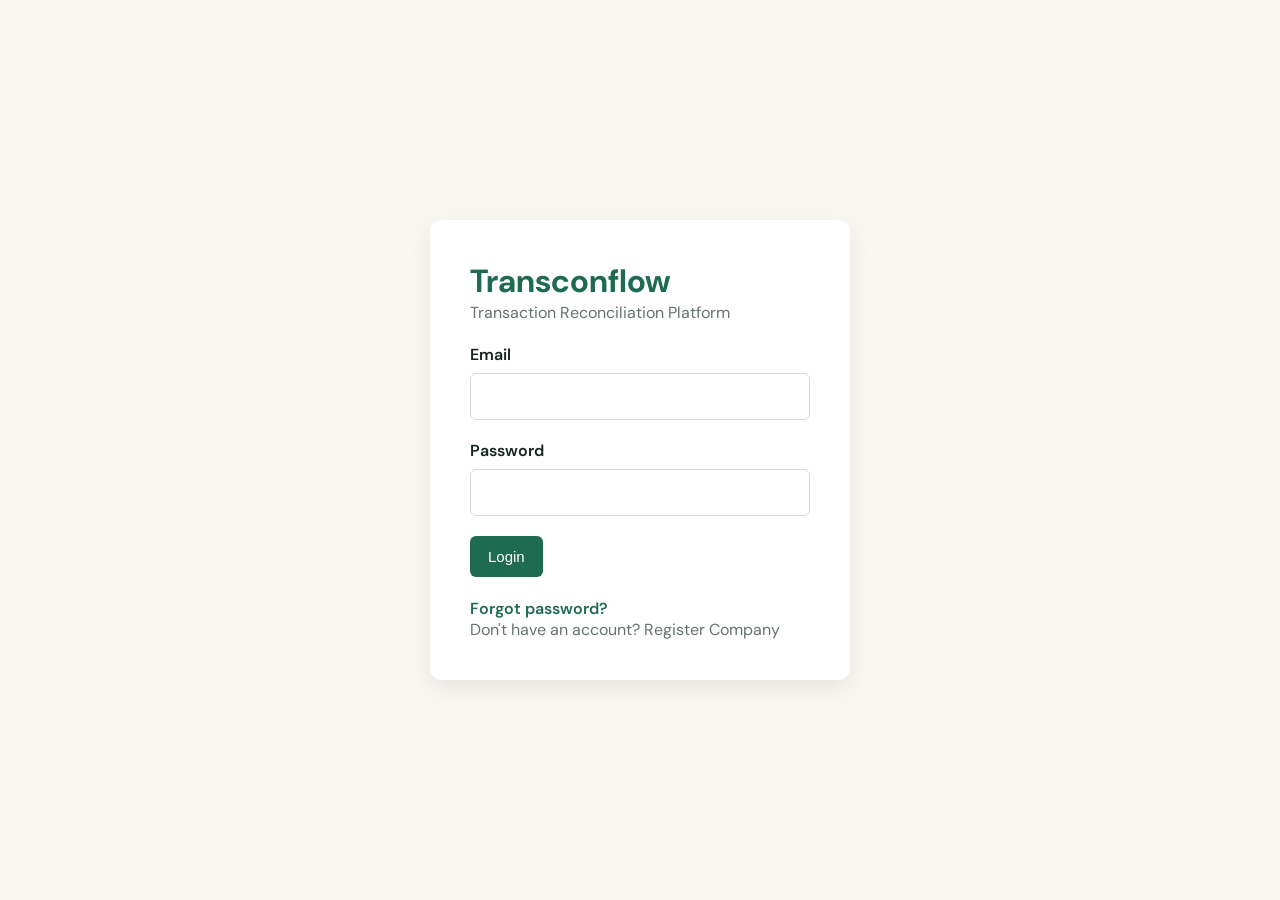
<file: frontend/index.html>
<!DOCTYPE html>

<html>

<head>

<meta charset="UTF-8">

<title>Transconflow Login</title>

<link rel="stylesheet" href="css/style.css">

</head>

<body>

<div class="login-wrapper">

<div class="login-card card">

<div class="logo">

Transconflow

</div>

<p>

Transaction Reconciliation Platform

</p>

<br>

<div class="form-group">

<label>Email</label>

<input
type="email"
id="email">

</div>

<div class="form-group">

<label>Password</label>

<input
type="password"
id="password">

</div>

<button
class="btn btn-primary"
onclick="login()">

Login

</button>

<br><br>

<p>

<a class="auth-link" href="forgot-password.html">
    Forgot password?
</a>

</p>

<p>

Don't have an account?

<a href="register.html">

Register Company

</a>

</p>

</div>

</div>

<script src="js/api.js"></script>

<script src="js/login.js"></script>

</body>

</html>
</file>
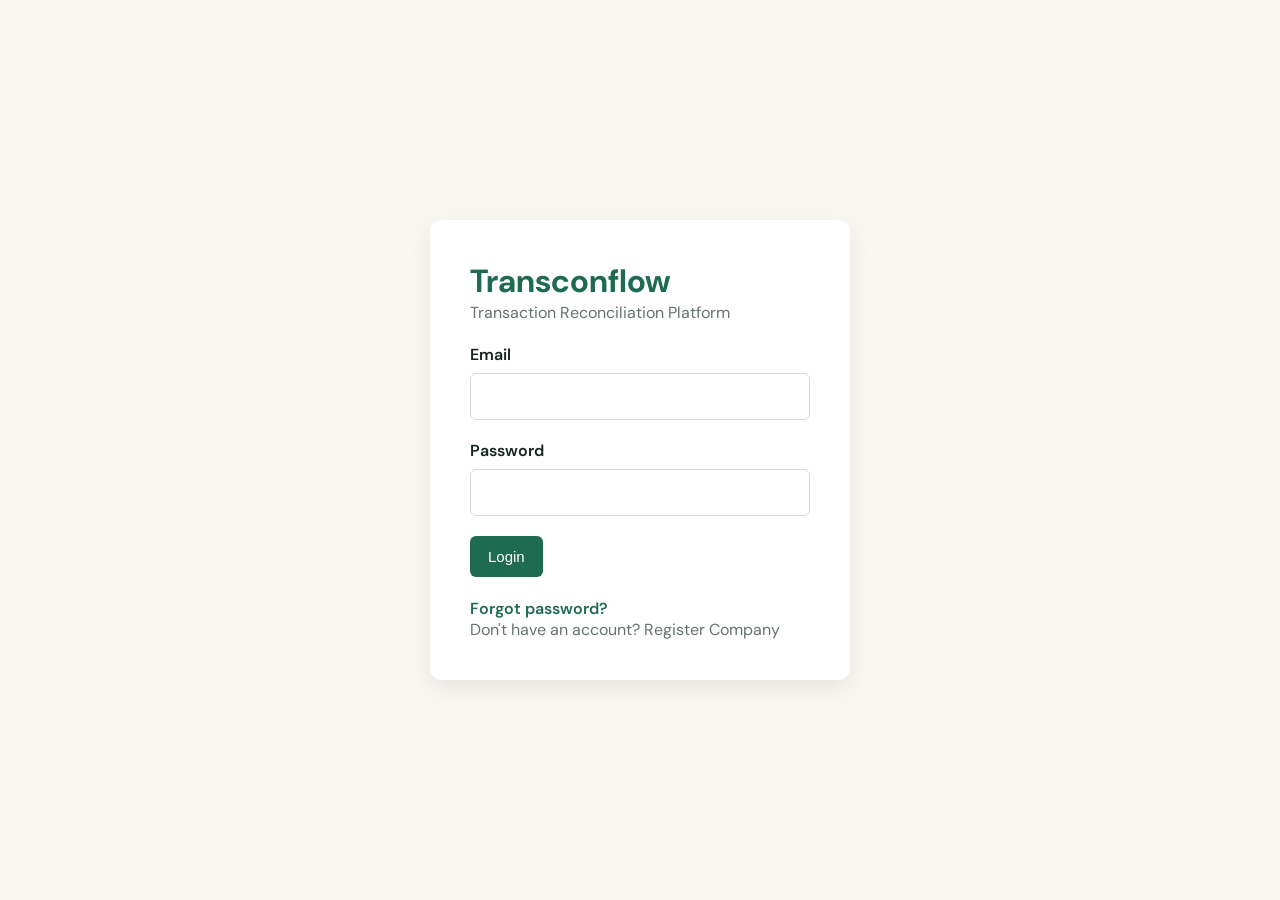
<file: frontend/dashboard.html>
<!DOCTYPE html>
<html lang="en">

<head>

<meta charset="UTF-8">

<title>Transconflow Dashboard</title>

<link rel="stylesheet" href="css/style.css">
<link rel="stylesheet" href="css/dashboard.css">
<link rel="stylesheet" href="css/tokens.css">
<link rel="stylesheet" href="css/app-shell.css">

<link
rel="stylesheet"
href="https://cdn.jsdelivr.net/npm/bootstrap-icons@1.11.3/font/bootstrap-icons.css">

</head>

<body>

<div class="sidebar">

    <div class="brand">

        Transconflow

    </div>

    <ul>
        <li class="active">
            <a href="dashboard.html"><i class="bi bi-speedometer2"></i> Dashboard</a>
        </li>
        <li>
            <a href="jobs.html"><i class="bi bi-folder2-open"></i> Jobs</a>
        </li>
        <li>
            <a href="uploads.html"><i class="bi bi-cloud-upload"></i> Uploads</a>
        </li>
        <li>
            <a href="mapping.html"><i class="bi bi-columns-gap"></i> Mapping</a>
        </li>
        <li>
            <a href="manage_staff.html"><i class="bi bi-people"></i> Manage Staff</a>
        </li>
        <li>
            <a href="reconciliation.html"><i class="bi bi-arrow-left-right"></i> Reconcile</a>
        </li>
        <li>
            <a href="results.html"><i class="bi bi-table"></i> Results</a>
        </li>
        <li>
            <a href="subscription.html"><i class="bi bi-credit-card"></i> Subscription</a>
        </li>
        <li>
            <a href="settings.html"><i class="bi bi-gear"></i> Settings</a>
        </li>
    </ul>

</div>

<div class="content">

    <div class="topbar">

        <input
        placeholder="Search">

        <div class="profile">

            <span id="username">

            Loading...

            </span>

        </div>

    </div>

    <h1>

        Dashboard

    </h1>

    <div class="cards">

        <div class="kpi">

            <h2 id="jobs">

                0

            </h2>

            <p>Total Jobs</p>

        </div>

        <div class="kpi">

            <h2 id="matched">

                0

            </h2>

            <p>Matched</p>

        </div>

        <div class="kpi">

            <h2 id="mismatch">

                0

            </h2>

            <p>Mismatches</p>

        </div>

        <div class="kpi">

            <h2 id="uploads">

                0

            </h2>

            <p>Files Uploaded</p>

        </div>

    </div>

    <div class="card">

        <h2>

            Recent Jobs

        </h2>

        <table id="jobsTable">

            <thead>

                <tr>

                    <th>Name</th>

                    <th>Status</th>

                    <th>Date</th>

                </tr>

            </thead>

            <tbody>

            </tbody>

        </table>

    </div>

</div>

<script src="js/api.js"></script>

<script src="js/auth.js"></script>

<script src="js/dashboard.js"></script>


<script src="js/app-shell.js"></script>
</body>

</html>
</file>
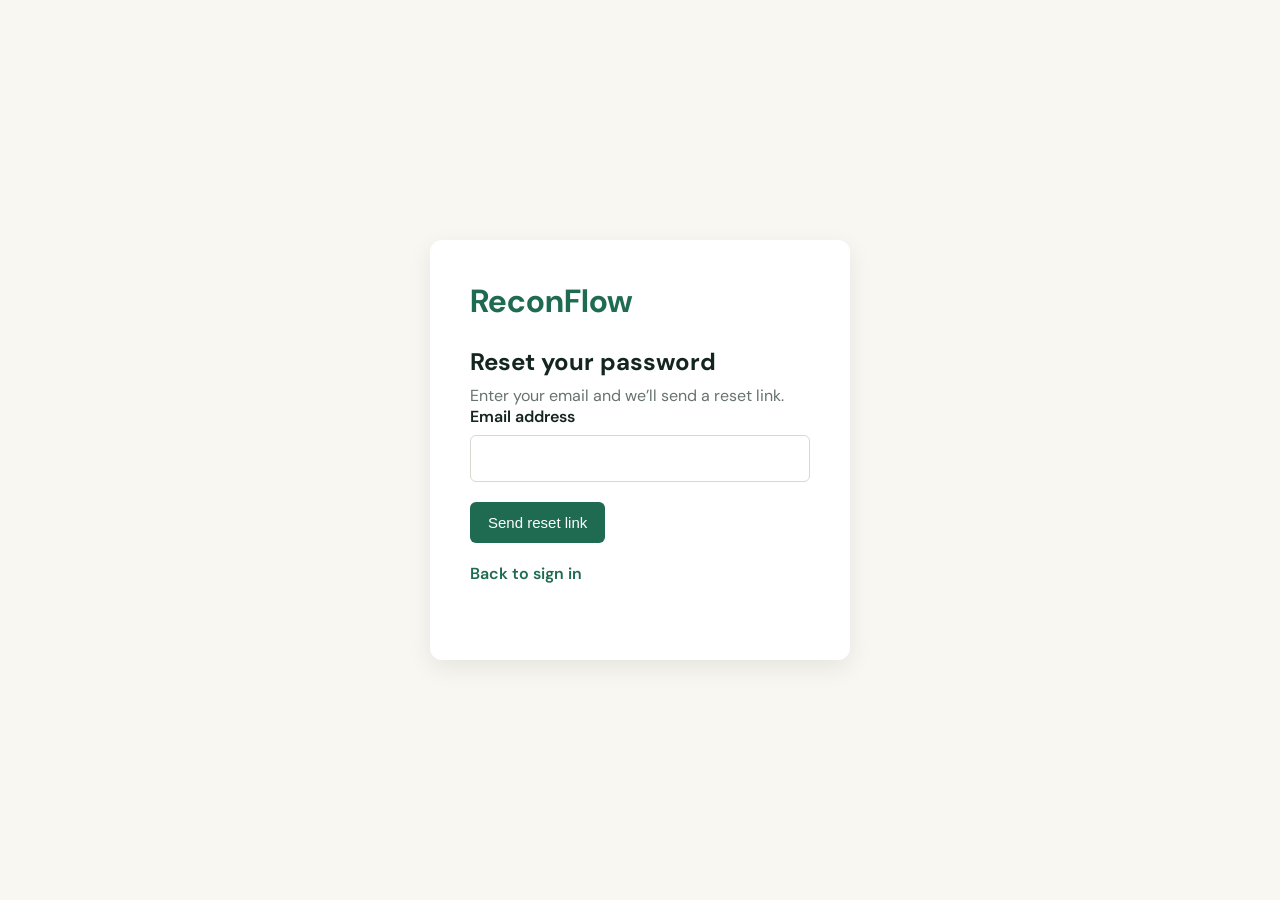
<file: frontend/forgot-password.html>
<!DOCTYPE html>
<html lang="en">
<head>
    <meta charset="UTF-8">
    <meta name="viewport" content="width=device-width, initial-scale=1.0">
    <title>Forgot Password - Transconflow</title>
    <link rel="stylesheet" href="css/style.css">
</head>
<body>
    <main class="login-wrapper">
        <section class="login-card card">
            <div class="logo">Recon<span>Flow</span></div>
            <h1>Reset your password</h1>
            <p>Enter your email and we’ll send a reset link.</p>
            <form id="forgotPasswordForm">
                <div class="form-group">
                    <label for="email">Email address</label>
                    <input id="email" type="email" autocomplete="email" required>
                </div>
                <button class="btn btn-primary" type="submit">Send reset link</button>
            </form>
            <p class="auth-footer"><a href="index.html">Back to sign in</a></p>
            <p id="formMessage" class="form-message" aria-live="polite"></p>
        </section>
    </main>
    <script src="js/api.js"></script>
    <script src="js/password-reset.js"></script>
</body>
</html>
</file>
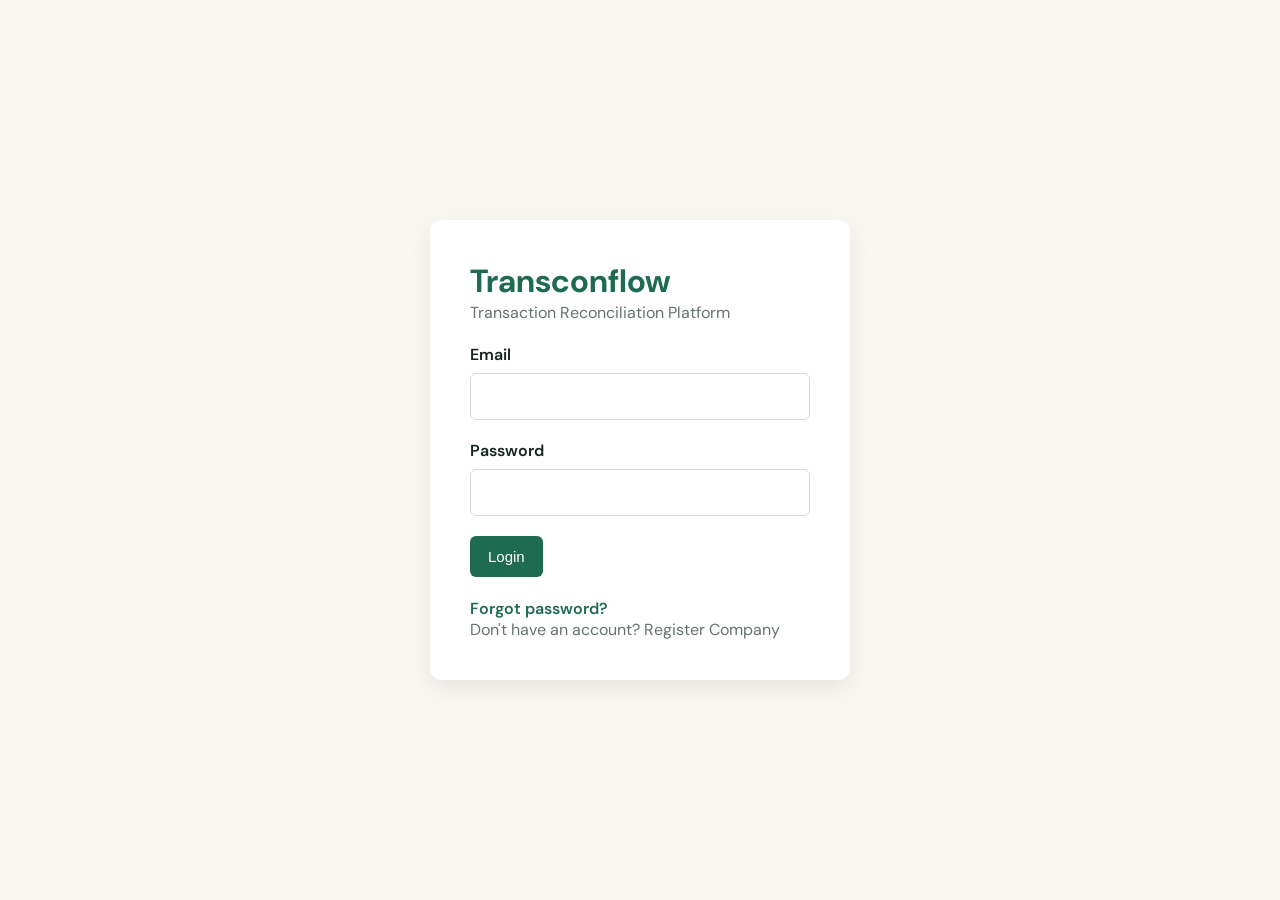
<file: frontend/jobs.html>
<!DOCTYPE html>
<html lang="en">
<head>
    <meta charset="UTF-8">
    <meta name="viewport" content="width=device-width, initial-scale=1.0">

<title>Transconflow - Jobs</title>

    <link rel="stylesheet" href="css/style.css">
    <link rel="stylesheet" href="css/dashboard.css">
    <link rel="stylesheet" href="css/tokens.css">
    <link rel="stylesheet" href="css/app-shell.css">
</head>

<body>

<div class="app">

    <aside class="sidebar">

        <h2>Transconflow</h2>

        <nav>
            <a href="dashboard.html">Dashboard</a>
            <a href="jobs.html" class="active">Reconciliation Jobs</a>
            <a href="uploads.html">Uploads</a>
            <a href="mapping.html">Column Mapping</a>
            <a href="manage_staff.html">Manage Staff</a>
        </nav>

    </aside>


    <main class="main">

        <header class="topbar">

            <div>
                <h1>Reconciliation Jobs</h1>
                <p>Create and manage your reconciliation jobs.</p>
            </div>

            <button class="primary-btn" onclick="openCreateJobModal()">
                + New Reconciliation Job
            </button>

        </header>


        <!-- KPI CARDS -->

        <section class="stats">

            <div class="stat-card">
                <span>Total Jobs</span>
                <strong id="totalJobs">0</strong>
            </div>

            <div class="stat-card">
                <span>Pending</span>
                <strong id="pendingJobs">0</strong>
            </div>

            <div class="stat-card">
                <span>Processing</span>
                <strong id="processingJobs">0</strong>
            </div>

            <div class="stat-card">
                <span>Completed</span>
                <strong id="completedJobs">0</strong>
            </div>

        </section>


        <!-- JOBS TABLE -->

        <section class="panel">

            <div class="panel-header">

                <div>
                    <h2>Reconciliation Jobs</h2>
                    <p>Manage your company's reconciliation processes.</p>
                </div>

                <button class="secondary-btn" onclick="loadJobs()">
                    Refresh
                </button>

            </div>


            <div class="table-wrapper">

                <table id="jobsTable">

                    <thead>

                        <tr>
                            <th>Job Name</th>
                            <th>Status</th>
                            <th>Created</th>
                            <th>Updated</th>
                            <th>Actions</th>
                        </tr>

                    </thead>

                    <tbody></tbody>

                </table>

            </div>

        </section>

    </main>

</div>


<!-- CREATE JOB MODAL -->

<div id="createJobModal" class="modal">

    <div class="modal-content">

        <div class="modal-header">

            <h2>Create Reconciliation Job</h2>

            <button onclick="closeCreateJobModal()">&times;</button>

        </div>


        <form id="createJobForm">

            <label for="jobName">
                Job Name
            </label>

            <input
                type="text"
                id="jobName"
                placeholder="e.g. July 2026 Bank Reconciliation"
                required
            >


            <label for="jobDescription">
                Description
            </label>

            <textarea
                id="jobDescription"
                placeholder="Optional description"
                rows="4"
            ></textarea>


            <div class="modal-actions">

                <button
                    type="button"
                    class="secondary-btn"
                    onclick="closeCreateJobModal()"
                >
                    Cancel
                </button>

                <button
                    type="submit"
                    class="primary-btn"
                >
                    Create Job
                </button>

            </div>

        </form>

    </div>

</div>


<script src="js/api.js"></script>
<script src="js/auth.js"></script>
<script src="js/jobs.js"></script>

<script src="js/app-shell.js"></script>
</body>
</html>
</file>
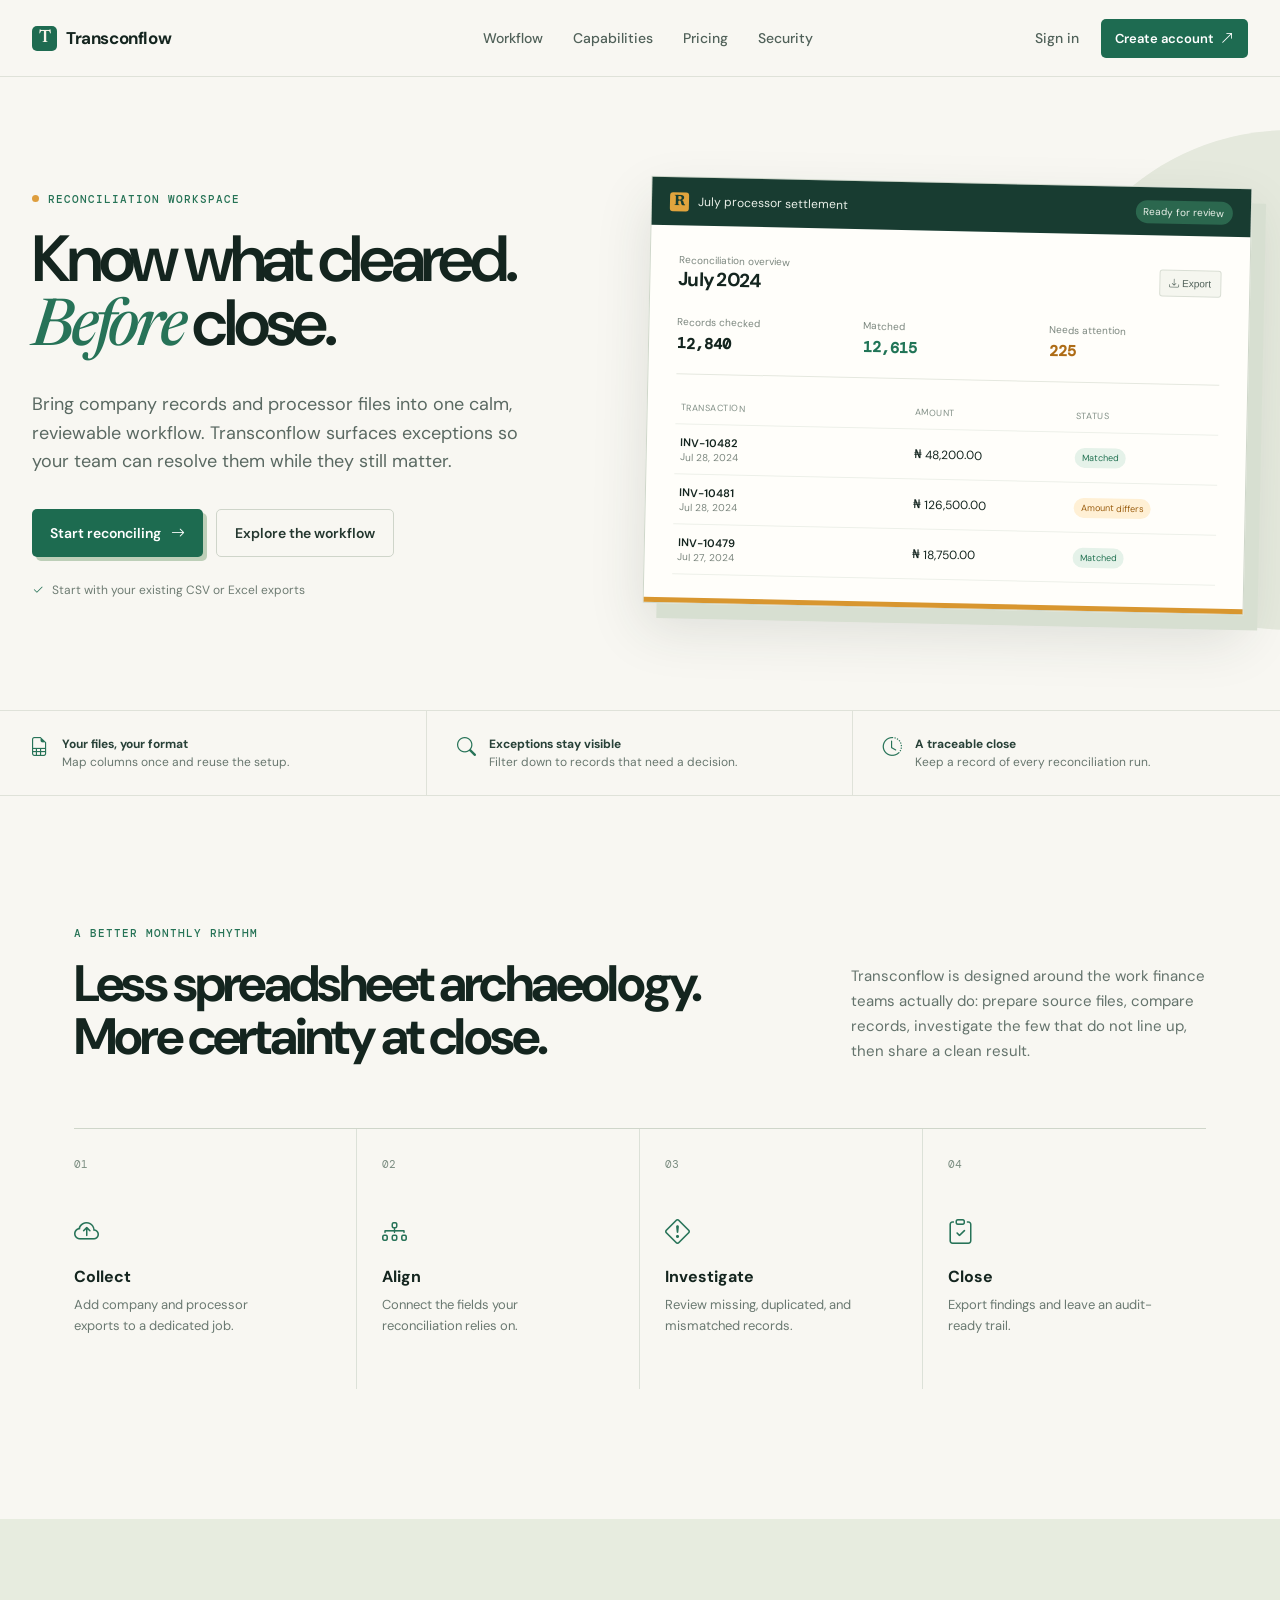
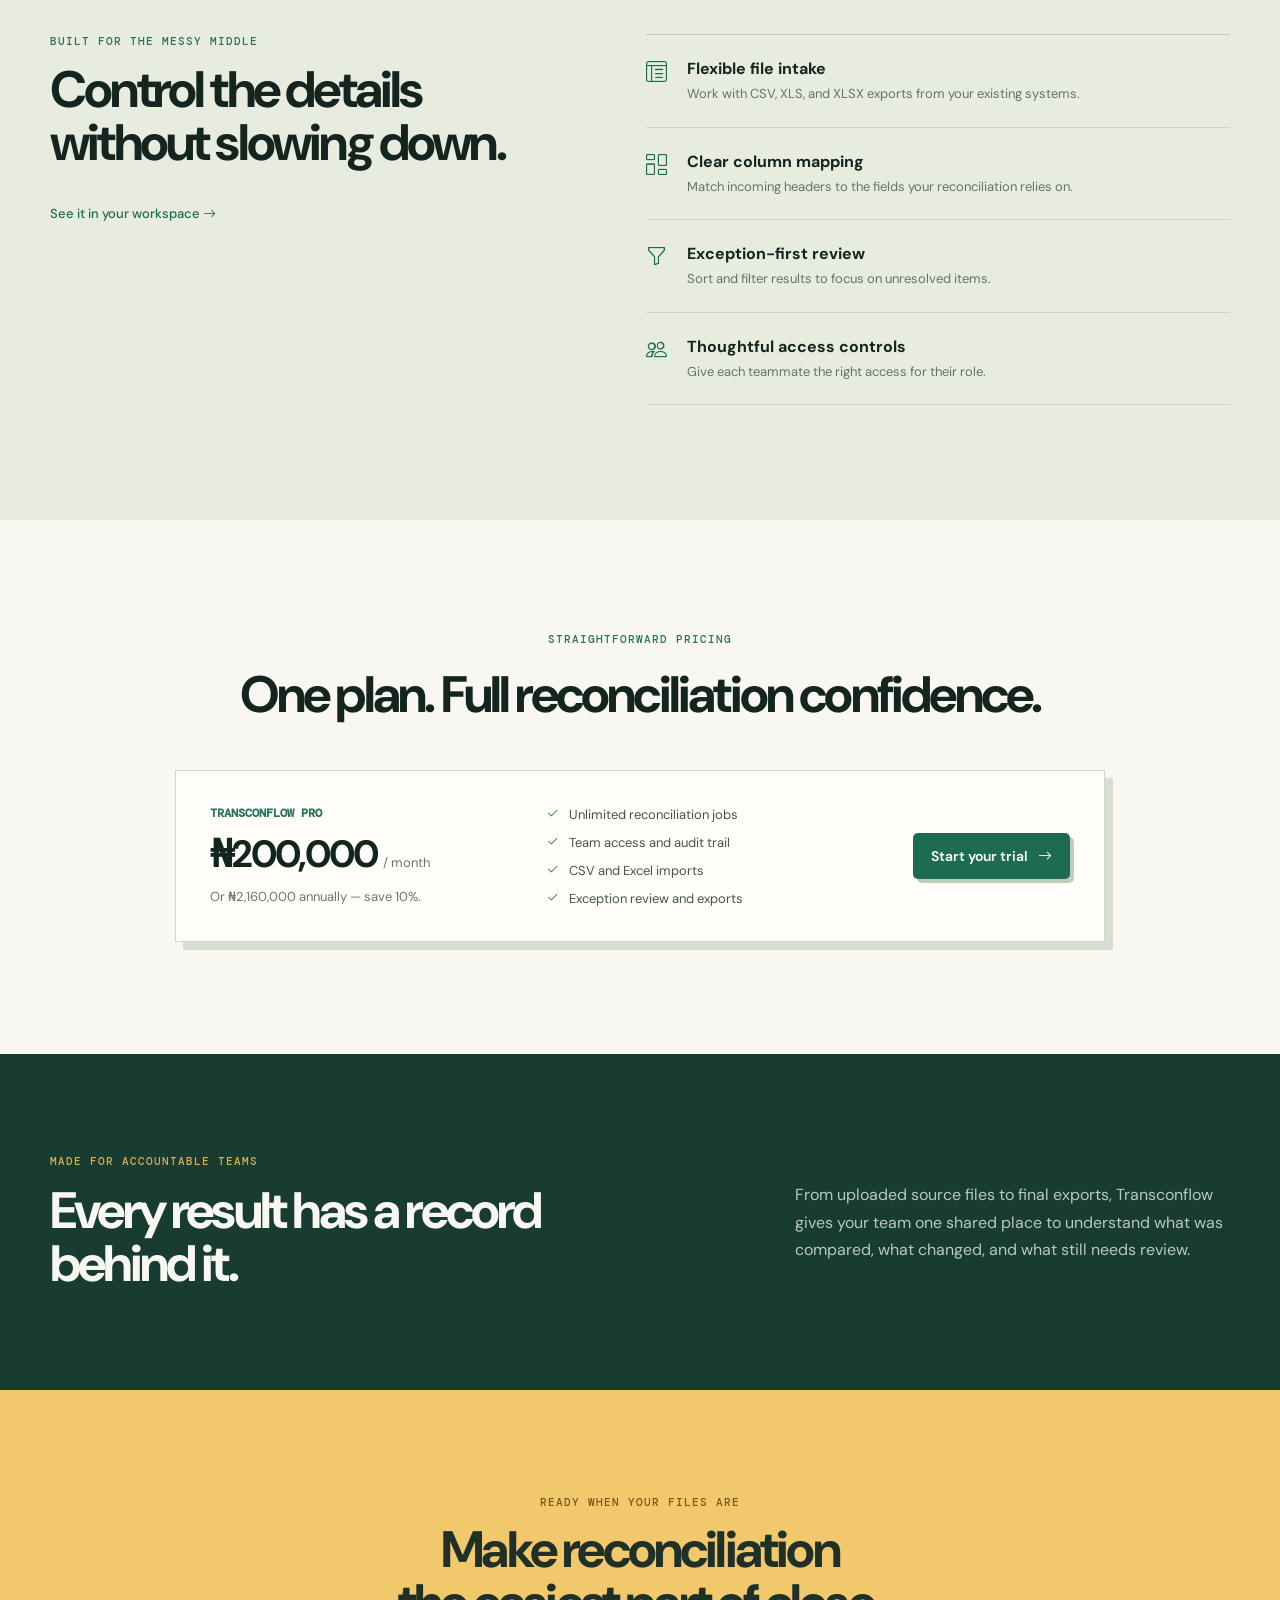
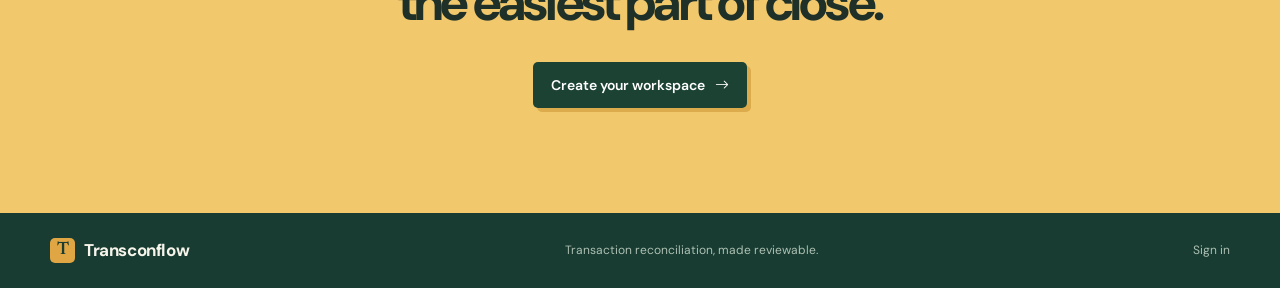
<file: frontend/landing.html>
<!doctype html>
<html lang="en"><head><meta charset="utf-8"><meta name="viewport" content="width=device-width,initial-scale=1"><title>Transconflow — Close with confidence</title><link rel="stylesheet" href="css/style.css"><link rel="stylesheet" href="https://cdn.jsdelivr.net/npm/bootstrap-icons@1.11.3/font/bootstrap-icons.css"></head>
<body><div class="landing-page">
<nav class="landing-nav"><div class="nav-container"><a href="landing.html" class="brand"><span class="brand-mark">T</span> Transconflow</a><div class="nav-links"><a href="#workflow">Workflow</a><a href="#features">Capabilities</a><a href="#pricing">Pricing</a><a href="#security">Security</a></div><div class="nav-actions"><a href="index.html" class="text-link">Sign in</a><a href="register.html" class="nav-cta">Create account <i class="bi bi-arrow-up-right"></i></a></div></div></nav>
<main><section class="hero"><div class="hero-copy"><p class="eyebrow"><span></span> Reconciliation workspace</p><h1>Know what cleared.<br><em>Before</em> close.</h1><p class="hero-intro">Bring company records and processor files into one calm, reviewable workflow. Transconflow surfaces exceptions so your team can resolve them while they still matter.</p><div class="hero-actions"><a href="register.html" class="hero-btn hero-btn-primary">Start reconciling <i class="bi bi-arrow-right"></i></a><a href="#workflow" class="hero-btn hero-btn-secondary">Explore the workflow</a></div><p class="hero-note"><i class="bi bi-check2"></i> Start with your existing CSV or Excel exports</p></div>
<div class="recon-preview" aria-label="Example reconciliation dashboard"><div class="preview-topbar"><span class="mini-logo">R</span><span>July processor settlement</span><span class="preview-status">Ready for review</span></div><div class="preview-body"><div class="preview-title"><div><p>Reconciliation overview</p><strong>July 2024</strong></div><button><i class="bi bi-download"></i> Export</button></div><div class="preview-summary"><div><span>Records checked</span><strong>12,840</strong></div><div><span>Matched</span><strong class="positive">12,615</strong></div><div><span>Needs attention</span><strong class="attention">225</strong></div></div><div class="preview-table"><div class="table-head"><span>Transaction</span><span>Amount</span><span>Status</span></div><div><span><b>INV-10482</b><small>Jul 28, 2024</small></span><span>₦ 48,200.00</span><span class="match">Matched</span></div><div><span><b>INV-10481</b><small>Jul 28, 2024</small></span><span>₦ 126,500.00</span><span class="review">Amount differs</span></div><div><span><b>INV-10479</b><small>Jul 27, 2024</small></span><span>₦ 18,750.00</span><span class="match">Matched</span></div></div></div><div class="paper-edge"></div></div></section>
<section class="proof-bar"><div><i class="bi bi-file-earmark-spreadsheet"></i><span><b>Your files, your format</b>Map columns once and reuse the setup.</span></div><div><i class="bi bi-search"></i><span><b>Exceptions stay visible</b>Filter down to records that need a decision.</span></div><div><i class="bi bi-clock-history"></i><span><b>A traceable close</b>Keep a record of every reconciliation run.</span></div></section>
<section id="workflow" class="workflow-section"><p class="section-kicker">A better monthly rhythm</p><div class="workflow-heading"><h2>Less spreadsheet archaeology.<br>More certainty at close.</h2><p>Transconflow is designed around the work finance teams actually do: prepare source files, compare records, investigate the few that do not line up, then share a clean result.</p></div><div class="workflow-grid"><article><span>01</span><i class="bi bi-cloud-arrow-up"></i><h3>Collect</h3><p>Add company and processor exports to a dedicated job.</p></article><article><span>02</span><i class="bi bi-diagram-3"></i><h3>Align</h3><p>Connect the fields your reconciliation relies on.</p></article><article><span>03</span><i class="bi bi-exclamation-diamond"></i><h3>Investigate</h3><p>Review missing, duplicated, and mismatched records.</p></article><article><span>04</span><i class="bi bi-clipboard-check"></i><h3>Close</h3><p>Export findings and leave an audit-ready trail.</p></article></div></section>
<section id="features" class="capabilities-section"><div class="capability-lead"><p class="section-kicker">Built for the messy middle</p><h2>Control the details<br>without slowing down.</h2><a href="register.html" class="text-link dark">See it in your workspace <i class="bi bi-arrow-right"></i></a></div><div class="capability-list"><article><i class="bi bi-layout-text-window-reverse"></i><div><h3>Flexible file intake</h3><p>Work with CSV, XLS, and XLSX exports from your existing systems.</p></div></article><article><i class="bi bi-columns-gap"></i><div><h3>Clear column mapping</h3><p>Match incoming headers to the fields your reconciliation relies on.</p></div></article><article><i class="bi bi-funnel"></i><div><h3>Exception-first review</h3><p>Sort and filter results to focus on unresolved items.</p></div></article><article><i class="bi bi-people"></i><div><h3>Thoughtful access controls</h3><p>Give each teammate the right access for their role.</p></div></article></div></section>
<section id="pricing" class="pricing-section"><p class="section-kicker">Straightforward pricing</p><h2>One plan. Full reconciliation confidence.</h2><div class="pricing-card"><div><p class="pricing-label">Transconflow Pro</p><p class="pricing-price">₦200,000 <span>/ month</span></p><p class="pricing-note">Or ₦2,160,000 annually — save 10%.</p></div><ul><li><i class="bi bi-check2"></i> Unlimited reconciliation jobs</li><li><i class="bi bi-check2"></i> Team access and audit trail</li><li><i class="bi bi-check2"></i> CSV and Excel imports</li><li><i class="bi bi-check2"></i> Exception review and exports</li></ul><a href="register.html" class="hero-btn hero-btn-primary">Start your trial <i class="bi bi-arrow-right"></i></a></div></section>
<section id="security" class="security-section"><div><p class="section-kicker">Made for accountable teams</p><h2>Every result has a record behind it.</h2></div><p>From uploaded source files to final exports, Transconflow gives your team one shared place to understand what was compared, what changed, and what still needs review.</p></section>
<section class="cta-section"><p class="section-kicker">Ready when your files are</p><h2>Make reconciliation<br>the easiest part of close.</h2><a href="register.html" class="hero-btn hero-btn-primary">Create your workspace <i class="bi bi-arrow-right"></i></a></section></main>
<footer class="landing-footer"><div class="container"><a href="landing.html" class="brand"><span class="brand-mark">T</span> Transconflow</a><p>Transaction reconciliation, made reviewable.</p><a href="index.html">Sign in</a></div></footer></div></body></html>
</file>
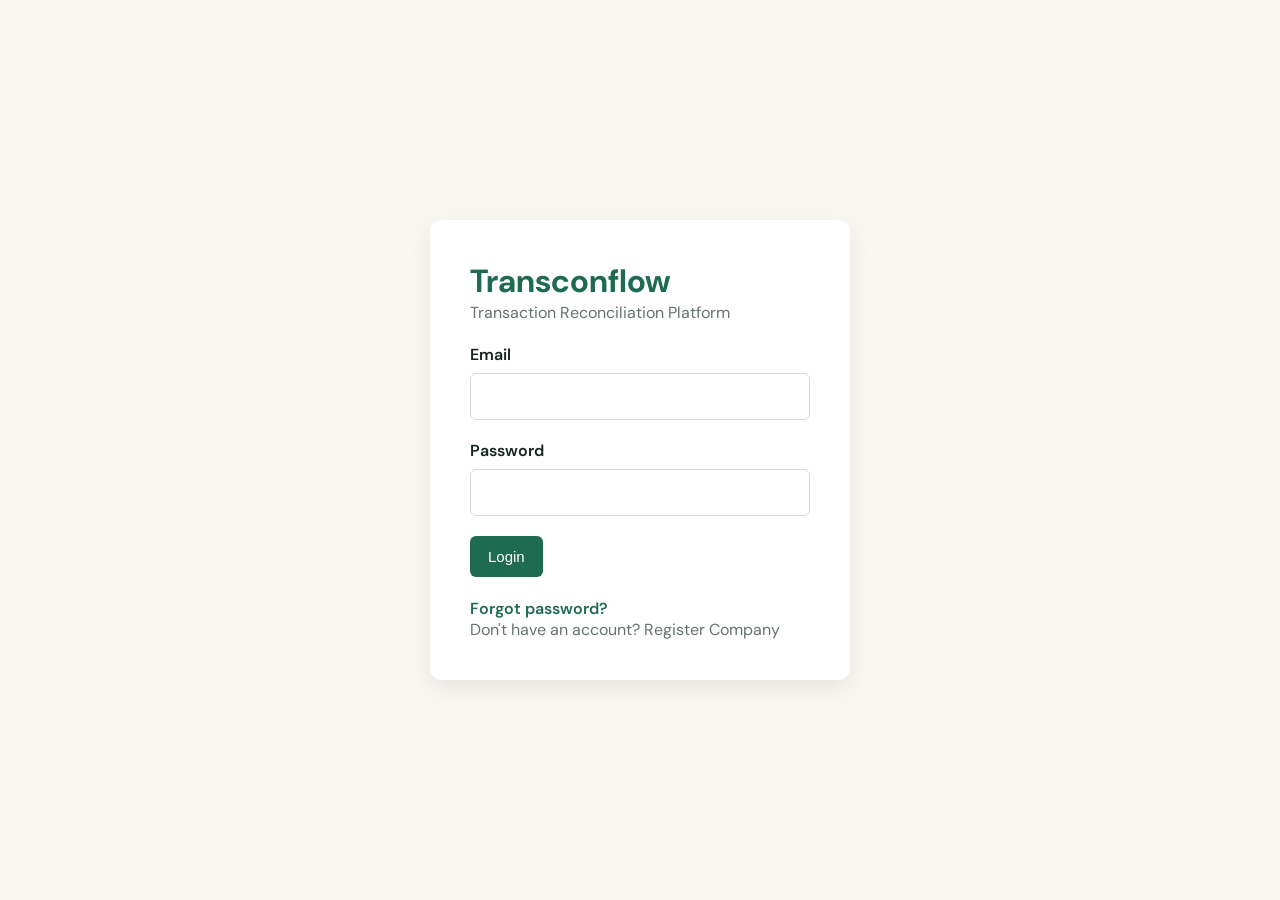
<file: frontend/manage_staff.html>
<!DOCTYPE html>
<html lang="en">

<head>

<meta charset="UTF-8">

<title>Manage Staff</title>

<link rel="stylesheet" href="css/style.css">
<link rel="stylesheet" href="css/dashboard.css">
<link rel="stylesheet" href="css/tokens.css">
<link rel="stylesheet" href="css/app-shell.css">

<link
rel="stylesheet"
href="https://cdn.jsdelivr.net/npm/bootstrap-icons@1.11.3/font/bootstrap-icons.css">

</head>

<body>

<div class="sidebar">

    <div class="brand">Transconflow</div>

    <ul>
        <li>
            <a href="dashboard.html"><i class="bi bi-speedometer2"></i> Dashboard</a>
        </li>
        <li>
            <a href="manage_staff.html" class="active"><i class="bi bi-people"></i> Manage Staff</a>
        </li>
    </ul>

</div>

<div class="content">

    <div class="topbar">

        <input placeholder="Search">

        <div class="profile">

            <span id="username">Loading...</span>

        </div>

    </div>

    <h1>Manage Staff</h1>

    <div class="card">
        <h2>Create User</h2>

        <div class="form-group">
            <label>Full name</label>
            <input id="full_name">
        </div>

        <div class="form-group">
            <label>Email</label>
            <input id="email">
        </div>

        <div class="form-group">
            <label>Password</label>
            <input id="password" type="password">
        </div>

        <div class="form-group">
            <label>Role</label>
            <select id="role">
                <option>Finance</option>
                <option>Auditor</option>
                <option>Viewer</option>
                <option>Admin</option>
            </select>
        </div>

        <button class="btn btn-primary" onclick="createUser()">Create</button>
    </div>

    <div class="card">
        <h2>Existing Users</h2>

        <table id="users">
            <thead>
                <tr>
                    <th>Name</th>
                    <th>Email</th>
                    <th>Role</th>
                    <th>Active</th>
                    <th>Actions</th>
                </tr>
            </thead>
            <tbody></tbody>
        </table>

    </div>

</div>

<script src="js/api.js"></script>
<script src="js/auth.js"></script>
<script src="js/manage_staff.js"></script>

<script src="js/app-shell.js"></script>
</body>

</html>
</file>
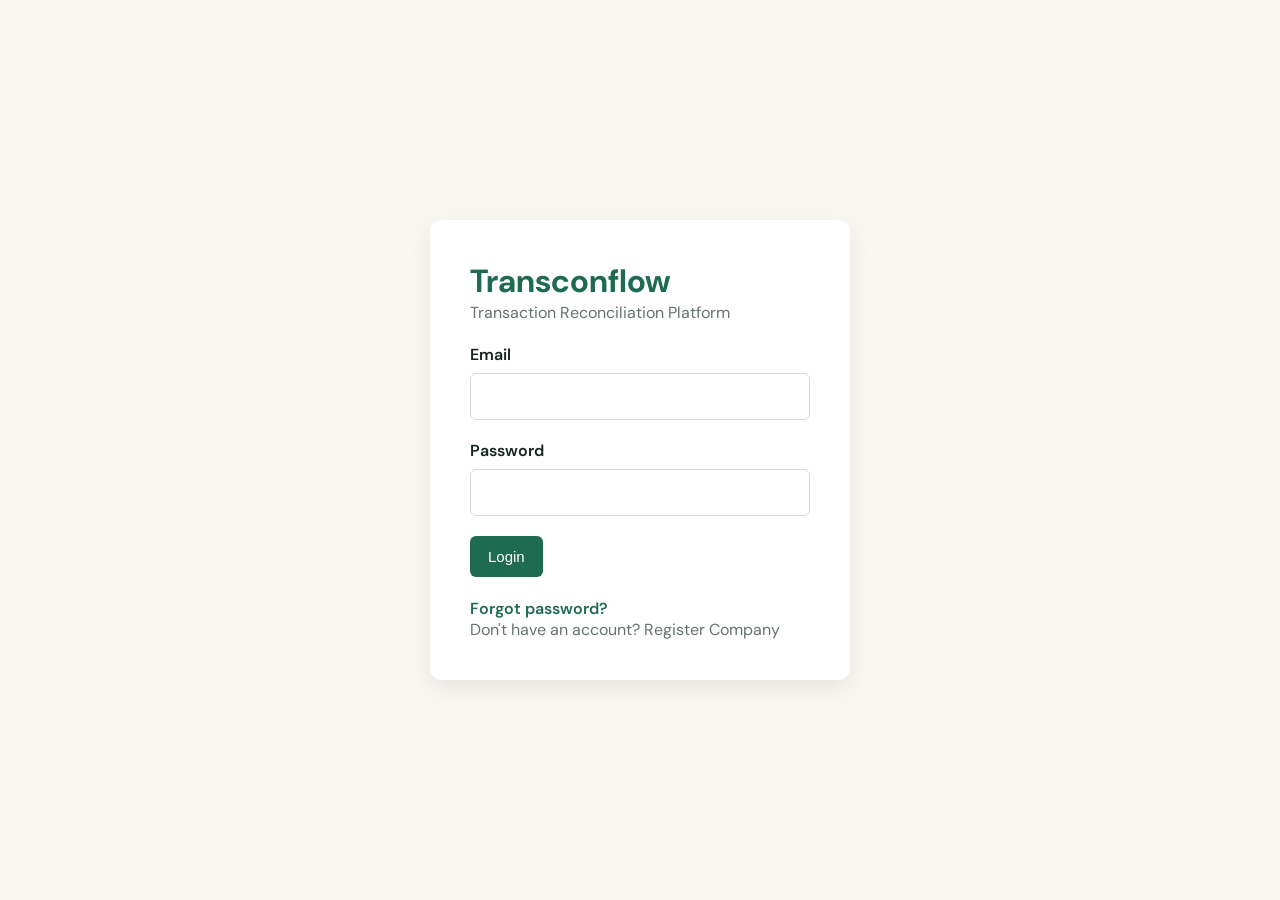
<file: frontend/mapping.html>
<!DOCTYPE html>
<html lang="en">

<head>
    <meta charset="UTF-8">
    <meta name="viewport" content="width=device-width, initial-scale=1.0">

<title>Column Mapping - Transconflow</title>

    <link rel="stylesheet" href="css/dashboard.css">
    <link rel="stylesheet" href="css/mapping.css">
    <link rel="stylesheet" href="css/tokens.css">
    <link rel="stylesheet" href="css/app-shell.css">
</head>

<body>

<div class="app-layout">

    <aside class="sidebar">

        <div class="logo">
            Recon<span>Flow</span>
        </div>

        <nav>

            <a href="dashboard.html">
                Dashboard
            </a>

            <a href="jobs.html">
                Reconciliation Jobs
            </a>

            <a href="uploads.html">
                Uploads
            </a>

            <a href="mapping.html" class="active">
                Column Mapping
            </a>

            <a href="results.html">
                Results
            </a>

            <a href="manage_staff.html">
                Manage Staff
            </a>

        </nav>

        <div class="sidebar-bottom">

            <button
                onclick="logout()"
                class="logout-btn"
            >
                Logout
            </button>

        </div>

    </aside>


    <main class="main-content">

        <header class="topbar">

            <div>

                <h1>Column Mapping</h1>

                <p>
                    Tell Transconflow which columns contain the
                    transaction information required for reconciliation.
                </p>

            </div>

        </header>


        <!-- JOB SELECTION -->

        <section class="mapping-panel">

            <div class="section-heading">

                <div>

                    <h2>1. Select Reconciliation Job</h2>

                    <p>
                        Select the job whose uploaded files you want to map.
                    </p>

                </div>

            </div>

            <select id="jobSelect" class="mapping-select">

                <option value="">
                    Select a reconciliation job
                </option>

            </select>

        </section>


        <!-- FILE SELECTION -->

        <section
            id="fileSection"
            class="mapping-panel"
            style="display:none;"
        >

            <div class="section-heading">

                <div>

                    <h2>2. Select Files</h2>

                    <p>
                        Choose the company and processor files for this job.
                    </p>

                </div>

            </div>


            <div class="file-selection-grid">


                <div class="file-selection-card">

                    <div class="file-card-header">

                        <div class="mapping-file-icon company">
                            C
                        </div>

                        <div>

                            <strong>
                                Company File
                            </strong>

                            <span>
                                Internal transaction records
                            </span>

                        </div>

                    </div>


                    <select
                        id="companyFile"
                        class="mapping-select"
                    >

                        <option value="">
                            Select company file
                        </option>

                    </select>

                </div>



                <div class="file-selection-card">

                    <div class="file-card-header">

                        <div class="mapping-file-icon processor">
                            P
                        </div>

                        <div>

                            <strong>
                                Processor File
                            </strong>

                            <span>
                                Payment processor records
                            </span>

                        </div>

                    </div>


                    <select
                        id="processorFile"
                        class="mapping-select"
                        multiple
                        size="5"
                    >

                        <option value="">
                            Select one or more processor files
                        </option>

                    </select>

                </div>

            </div>

            <div class="file-preview-row">
                <div class="file-preview-card">
                    <div class="file-card-icon company">C</div>
                    <div>
                        <strong>Company file</strong>
                        <span id="companyFileName">No file selected</span>
                    </div>
                </div>
                <div class="file-preview-card">
                    <div class="file-card-icon processor">P</div>
                    <div>
                        <strong>Processor file</strong>
                        <span id="processorFileName">No file selected</span>
                    </div>
                </div>
            </div>

            <button
                id="detectColumnsBtn"
                class="primary-btn"
            >
                Detect Columns
            </button>

        </section>


        <!-- MAPPING -->

        <section
            id="mappingSection"
            class="mapping-panel"
            style="display:none;"
        >

            <div class="section-heading">

                <div>

                    <h2>3. Map Transaction Fields</h2>

                    <p>
                        Match the required reconciliation fields
                        between your company and processor files.
                    </p>

                </div>

                <div id="mappingStatus">
                    Not saved
                </div>

            </div>


            <div class="mapping-info">

                <strong>
                    Required fields
                </strong>

                <span>
                    Transaction ID and Amount are required.
                    Date and Reference are optional.
                </span>

            </div>

            <div class="mapping-info">
                <strong>Processor file being mapped</strong>
                <select id="mappingProcessorFile" class="mapping-select"></select>
            </div>


            <div class="mapping-table-wrapper">

                <table class="mapping-table">

                    <thead>

                        <tr>

                            <th>
                                Transconflow Field
                            </th>

                            <th>
                                Company File Column
                            </th>

                            <th>
                                Processor File Column
                            </th>

                            <th>
                                Required
                            </th>

                        </tr>

                    </thead>


                    <tbody>


                        <tr>

                            <td>

                                <div class="field-name">

                                    <strong>
                                        Transaction ID
                                    </strong>

                                    <span>
                                        Unique transaction identifier
                                    </span>

                                </div>

                            </td>

                            <td>

                                <select
                                    id="company_transaction_id"
                                    class="column-select"
                                >

                                    <option value="">
                                        Select column
                                    </option>

                                </select>

                            </td>

                            <td>

                                <select
                                    id="processor_transaction_id"
                                    class="column-select"
                                >

                                    <option value="">
                                        Select column
                                    </option>

                                </select>

                            </td>

                            <td>

                                <span class="required-badge">
                                    Required
                                </span>

                            </td>

                        </tr>


                        <tr>

                            <td>

                                <div class="field-name">

                                    <strong>
                                        Amount
                                    </strong>

                                    <span>
                                        Transaction amount
                                    </span>

                                </div>

                            </td>

                            <td>

                                <select
                                    id="company_amount"
                                    class="column-select"
                                >

                                    <option value="">
                                        Select column
                                    </option>

                                </select>

                            </td>

                            <td>

                                <select
                                    id="processor_amount"
                                    class="column-select"
                                >

                                    <option value="">
                                        Select column
                                    </option>

                                </select>

                            </td>

                            <td>

                                <span class="required-badge">
                                    Required
                                </span>

                            </td>

                        </tr>


                        <tr>

                            <td>

                                <div class="field-name">

                                    <strong>
                                        Date
                                    </strong>

                                    <span>
                                        Transaction date
                                    </span>

                                </div>

                            </td>

                            <td>

                                <select
                                    id="company_date"
                                    class="column-select"
                                >

                                    <option value="">
                                        Select column
                                    </option>

                                </select>

                            </td>

                            <td>

                                <select
                                    id="processor_date"
                                    class="column-select"
                                >

                                    <option value="">
                                        Select column
                                    </option>

                                </select>

                            </td>

                            <td>

                                <span class="optional-badge">
                                    Optional
                                </span>

                            </td>

                        </tr>


                        <tr>

                            <td>

                                <div class="field-name">

                                    <strong>
                                        Status
                                    </strong>

                                    <span>
                                        Transaction status
                                    </span>

                                </div>

                            </td>

                            <td>

                                <select
                                    id="company_status"
                                    class="column-select"
                                >

                                    <option value="">
                                        Select column
                                    </option>

                                </select>

                            </td>

                            <td>

                                <select
                                    id="processor_status"
                                    class="column-select"
                                >

                                    <option value="">
                                        Select column
                                    </option>

                                </select>

                            </td>

                            <td>

                                <span class="required-badge">
                                    Required
                                </span>

                            </td>

                        </tr>


                        <tr>

                            <td>

                                <div class="field-name">

                                    <strong>
                                        Reference
                                    </strong>

                                    <span>
                                        Additional transaction reference
                                    </span>

                                </div>

                            </td>

                            <td>

                                <select
                                    id="company_reference"
                                    class="column-select"
                                >

                                    <option value="">
                                        Select column
                                    </option>

                                </select>

                            </td>

                            <td>

                                <select
                                    id="processor_reference"
                                    class="column-select"
                                >

                                    <option value="">
                                        Select column
                                    </option>

                                </select>

                            </td>

                            <td>

                                <span class="optional-badge">
                                    Optional
                                </span>

                            </td>

                        </tr>


                    </tbody>

                </table>

            </div>


            <div class="mapping-actions">

                <button
                    id="resetMappingBtn"
                    class="secondary-btn"
                >
                    Reset
                </button>

                <button
                    id="saveMappingBtn"
                    class="primary-btn"
                >
                    Save Mapping
                </button>

            </div>

        </section>


        <!-- SUMMARY -->

        <section
            id="mappingSummary"
            class="mapping-panel success-panel"
            style="display:none;"
        >

            <div class="success-icon">
                ✓
            </div>

            <div>

                <h3>
                    Mapping saved successfully
                </h3>

                <p>
                    This job is now ready for reconciliation.
                </p>

            </div>

        </section>

    </main>

</div>


<script src="js/api.js"></script>
<script src="js/auth.js"></script>
<script src="js/mapping.js"></script>

<script src="js/app-shell.js"></script>
</body>

</html>
</file>
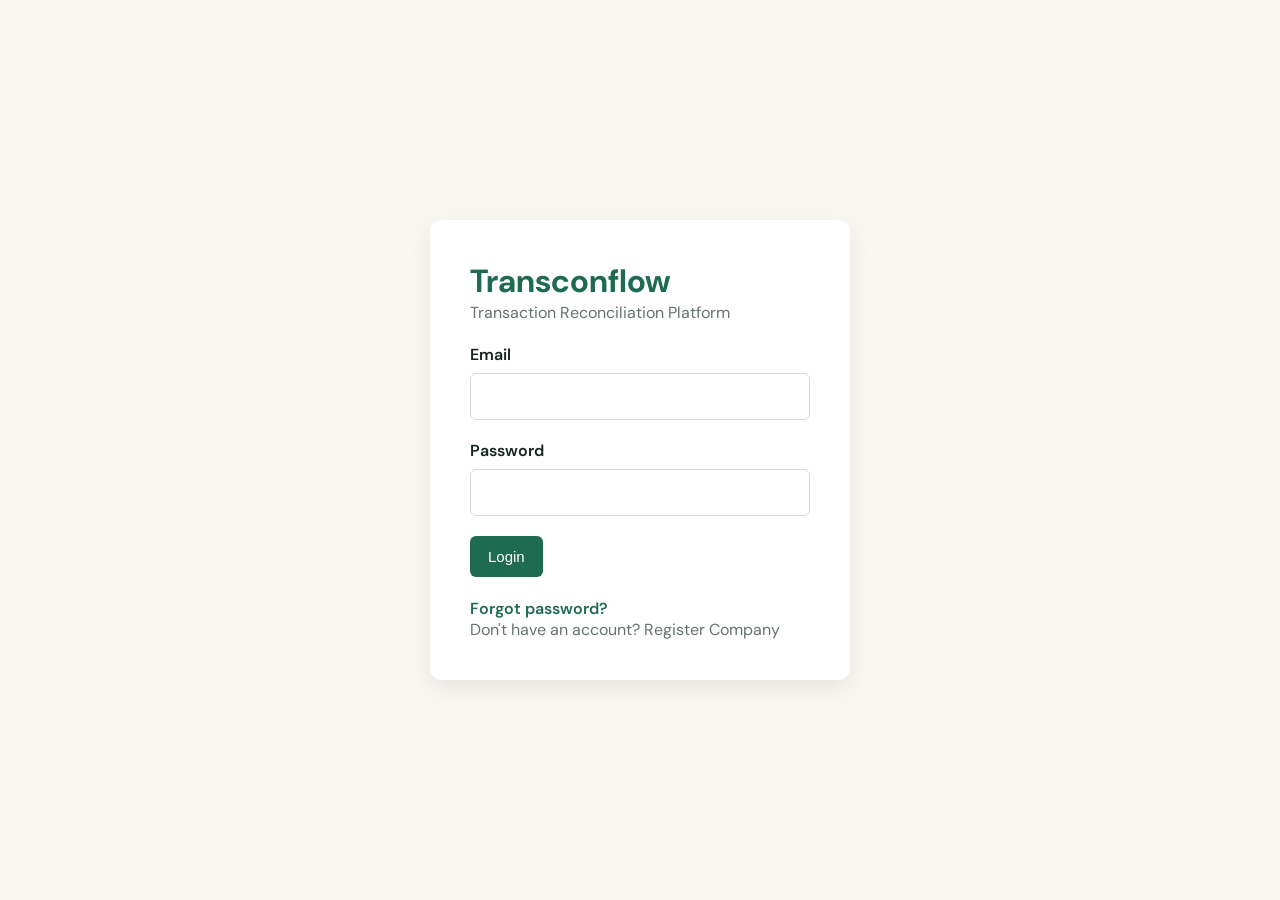
<file: frontend/reconciliation.html>
<!DOCTYPE html>
<html lang="en">

<head>
    <meta charset="UTF-8">
    <meta name="viewport" content="width=device-width, initial-scale=1.0">

<title>Reconciliation - Transconflow</title>

    <link rel="stylesheet" href="css/dashboard.css">
    <link rel="stylesheet" href="css/reconciliation.css">
    <link rel="stylesheet" href="css/tokens.css">
    <link rel="stylesheet" href="css/app-shell.css">
</head>

<body>

<div class="app-layout">

    <aside class="sidebar">

        <div class="logo">
            Recon<span>Flow</span>
        </div>

        <nav>

            <a href="dashboard.html">
                Dashboard
            </a>

            <a href="jobs.html">
                Reconciliation Jobs
            </a>

            <a href="uploads.html">
                Uploads
            </a>

            <a href="mapping.html">
                Column Mapping
            </a>

            <a href="reconciliation.html" class="active">
                Reconciliation
            </a>

            <a href="results.html">
                Results
            </a>

            <a href="manage_staff.html">
                Manage Staff
            </a>

        </nav>

        <div class="sidebar-bottom">

            <button
                onclick="logout()"
                class="logout-btn"
            >
                Logout
            </button>

        </div>

    </aside>


    <main class="main-content">

        <header class="topbar">

            <div>

                <h1>Reconciliation</h1>

                <p>
                    Run and monitor your transaction reconciliation jobs.
                </p>

            </div>

        </header>


        <!-- JOB SELECTION -->

        <section class="recon-panel">

            <div class="section-heading">

                <div>

                    <h2>Select Reconciliation Job</h2>

                    <p>
                        Choose a job with completed file mapping.
                    </p>

                </div>

            </div>


            <select
                id="jobSelect"
                class="recon-select"
            >

                <option value="">
                    Select a reconciliation job
                </option>

            </select>

        </section>


        <!-- JOB INFORMATION -->

        <section
            id="jobInfo"
            class="recon-panel"
            style="display:none;"
        >

            <div class="job-info-grid">

                <div class="info-card">

                    <span>
                        Job
                    </span>

                    <strong id="jobName">
                        —
                    </strong>

                </div>


                <div class="info-card">

                    <span>
                        Status
                    </span>

                    <strong id="jobStatus">
                        —
                    </strong>

                </div>


                <div class="info-card">

                    <span>
                        Company File
                    </span>

                    <strong id="companyFile">
                        —
                    </strong>

                </div>


                <div class="info-card">

                    <span>
                        Processor File
                    </span>

                    <strong id="processorFile">
                        —
                    </strong>

                </div>

            </div>


            <div class="mapping-status">

                <span class="status-dot"></span>

                <div>

                    <strong>
                        Mapping configured
                    </strong>

                    <p>
                        The selected job has a column mapping
                        and is ready for reconciliation.
                    </p>

                </div>

            </div>


            <button
                id="runBtn"
                class="run-btn"
            >
                Run Reconciliation
            </button>

        </section>


        <!-- PROCESSING -->

        <section
            id="processingPanel"
            class="recon-panel processing-panel"
            style="display:none;"
        >

            <div class="spinner"></div>

            <div>

                <h3>
                    Reconciliation in progress
                </h3>

                <p id="processingMessage">
                    Processing transactions...
                </p>

            </div>

        </section>


        <!-- RESULTS SUMMARY -->

        <section
            id="resultPanel"
            class="recon-panel"
            style="display:none;"
        >

            <div class="section-heading">

                <div>

                    <h2>
                        Reconciliation Complete
                    </h2>

                    <p>
                        Summary of the reconciliation run.
                    </p>

                </div>

            </div>


            <div class="result-grid">

                <div class="result-card">

                    <span>
                        Total Transactions
                    </span>

                    <strong id="totalCount">
                        0
                    </strong>

                </div>


                <div class="result-card matched">

                    <span>
                        Matched
                    </span>

                    <strong id="matchedCount">
                        0
                    </strong>

                </div>


                <div class="result-card mismatch">

                    <span>
                        Mismatched
                    </span>

                    <strong id="mismatchCount">
                        0
                    </strong>

                </div>


                <div class="result-card missing">

                    <span>
                        Missing
                    </span>

                    <strong id="missingCount">
                        0
                    </strong>

                </div>

            </div>


            <div class="result-actions">

                <button
                    class="secondary-btn"
                    onclick="viewResults()"
                >
                    View Results
                </button>

            </div>

        </section>

    </main>

</div>


<script src="js/api.js"></script>
<script src="js/auth.js"></script>
<script src="js/reconciliation.js"></script>

<script src="js/app-shell.js"></script>
</body>

</html>
</file>
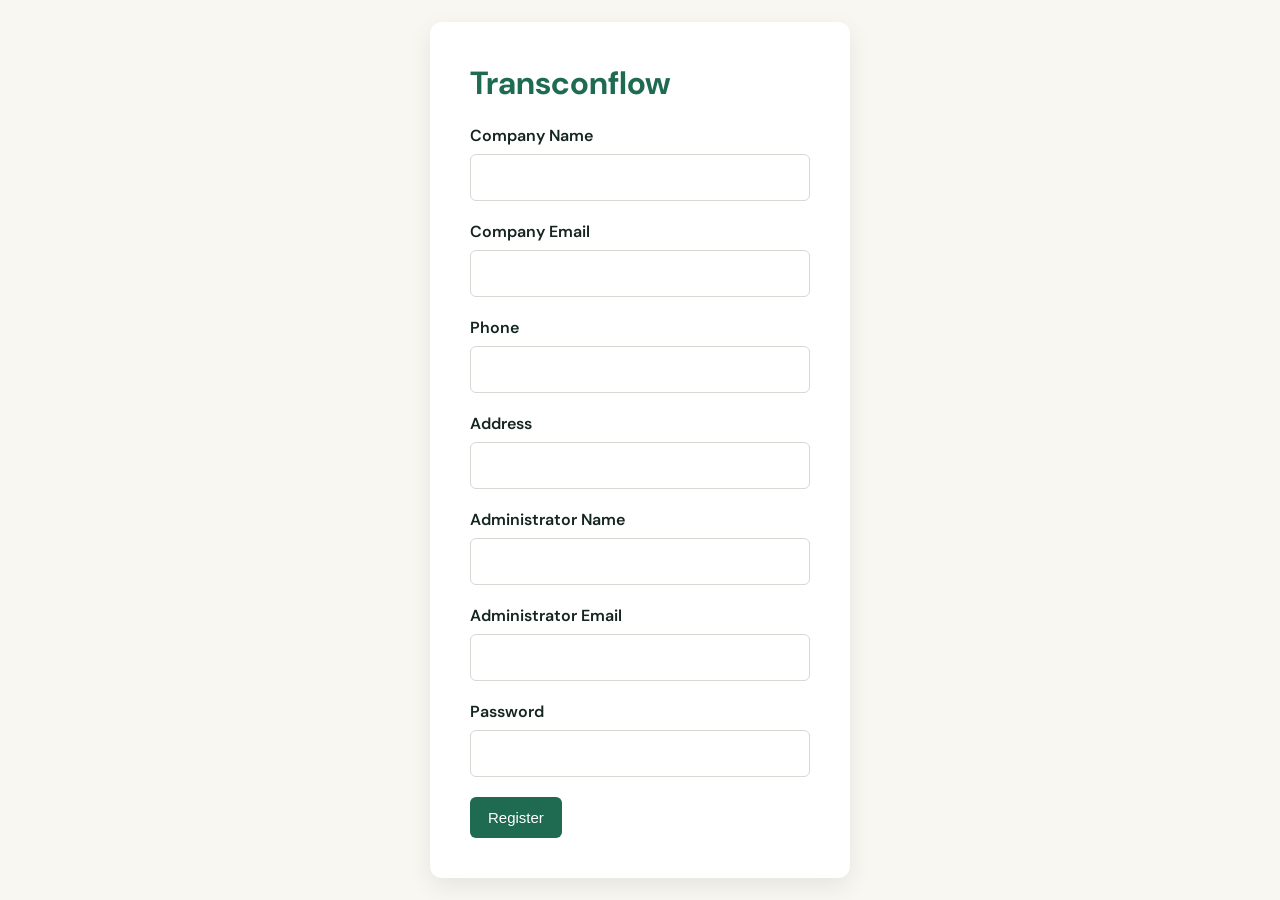
<file: frontend/register.html>
<!DOCTYPE html>

<html>

<head>

<meta charset="UTF-8">

<title>Register Company</title>

<link rel="stylesheet" href="css/style.css">

</head>

<body>

<div class="login-wrapper">

<div class="login-card card">

<div class="logo">

Transconflow

</div>

<br>

<div class="form-group">

<label>Company Name</label>

<input id="company_name">

</div>

<div class="form-group">

<label>Company Email</label>

<input id="company_email">

</div>

<div class="form-group">

<label>Phone</label>

<input id="phone">

</div>

<div class="form-group">

<label>Address</label>

<input id="address">

</div>

<div class="form-group">

<label>Administrator Name</label>

<input id="admin_name">

</div>

<div class="form-group">

<label>Administrator Email</label>

<input id="admin_email">

</div>

<div class="form-group">

<label>Password</label>

<input
type="password"
id="password">

</div>

<button

class="btn btn-primary"

onclick="registerCompany()"

>

Register

</button>

</div>

</div>

<script src="js/api.js"></script>

<script src="js/register.js"></script>

</body>

</html>
</file>
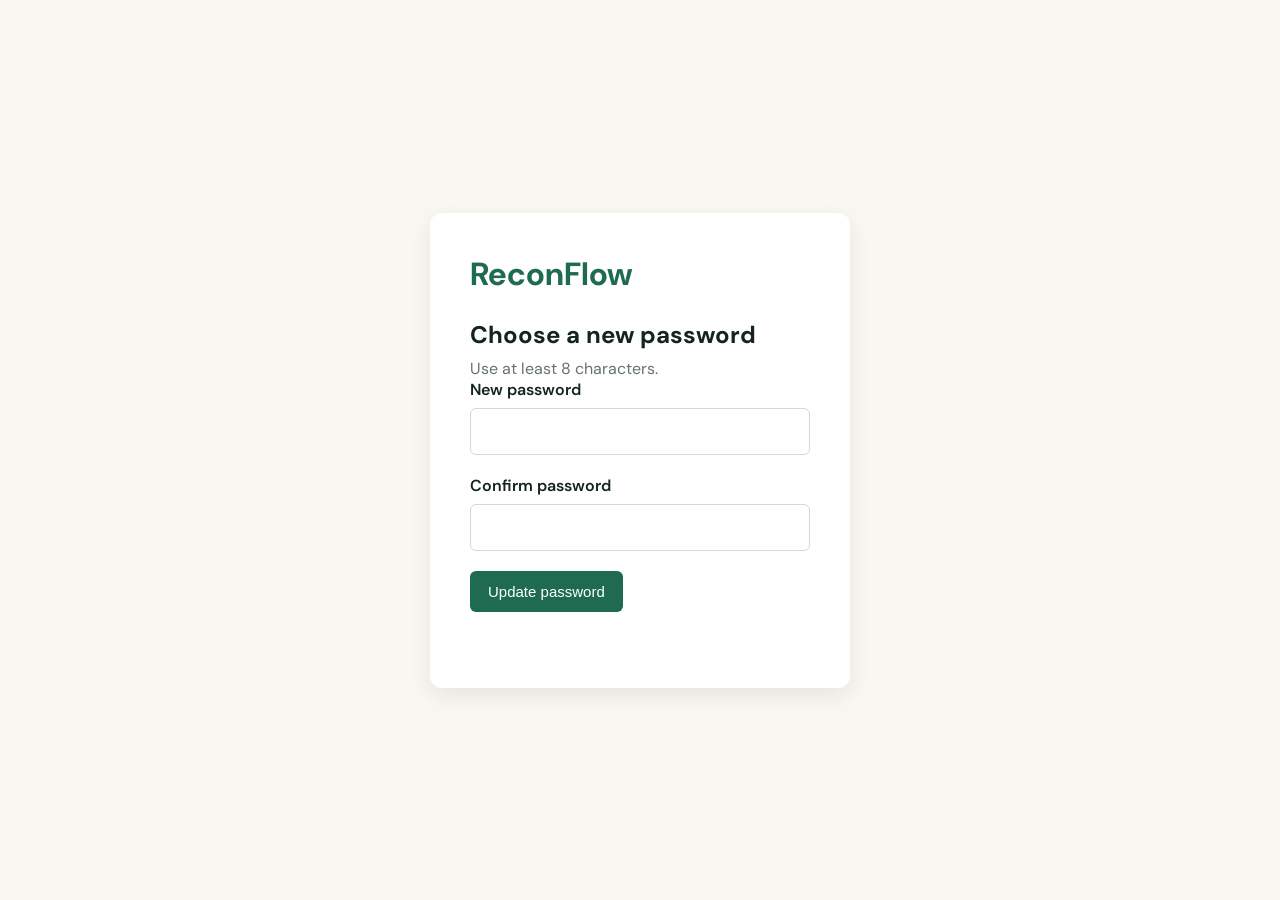
<file: frontend/reset-password.html>
<!DOCTYPE html>
<html lang="en">
<head>
    <meta charset="UTF-8">
    <meta name="viewport" content="width=device-width, initial-scale=1.0">
    <title>Choose New Password - Transconflow</title>
    <link rel="stylesheet" href="css/style.css">
</head>
<body>
    <main class="login-wrapper">
        <section class="login-card card">
            <div class="logo">Recon<span>Flow</span></div>
            <h1>Choose a new password</h1>
            <p>Use at least 8 characters.</p>
            <form id="resetPasswordForm">
                <div class="form-group">
                    <label for="password">New password</label>
                    <input id="password" type="password" minlength="8" autocomplete="new-password" required>
                </div>
                <div class="form-group">
                    <label for="confirmPassword">Confirm password</label>
                    <input id="confirmPassword" type="password" minlength="8" autocomplete="new-password" required>
                </div>
                <button class="btn btn-primary" type="submit">Update password</button>
            </form>
            <p id="formMessage" class="form-message" aria-live="polite"></p>
        </section>
    </main>
    <script src="js/api.js"></script>
    <script src="js/password-reset.js"></script>
</body>
</html>
</file>
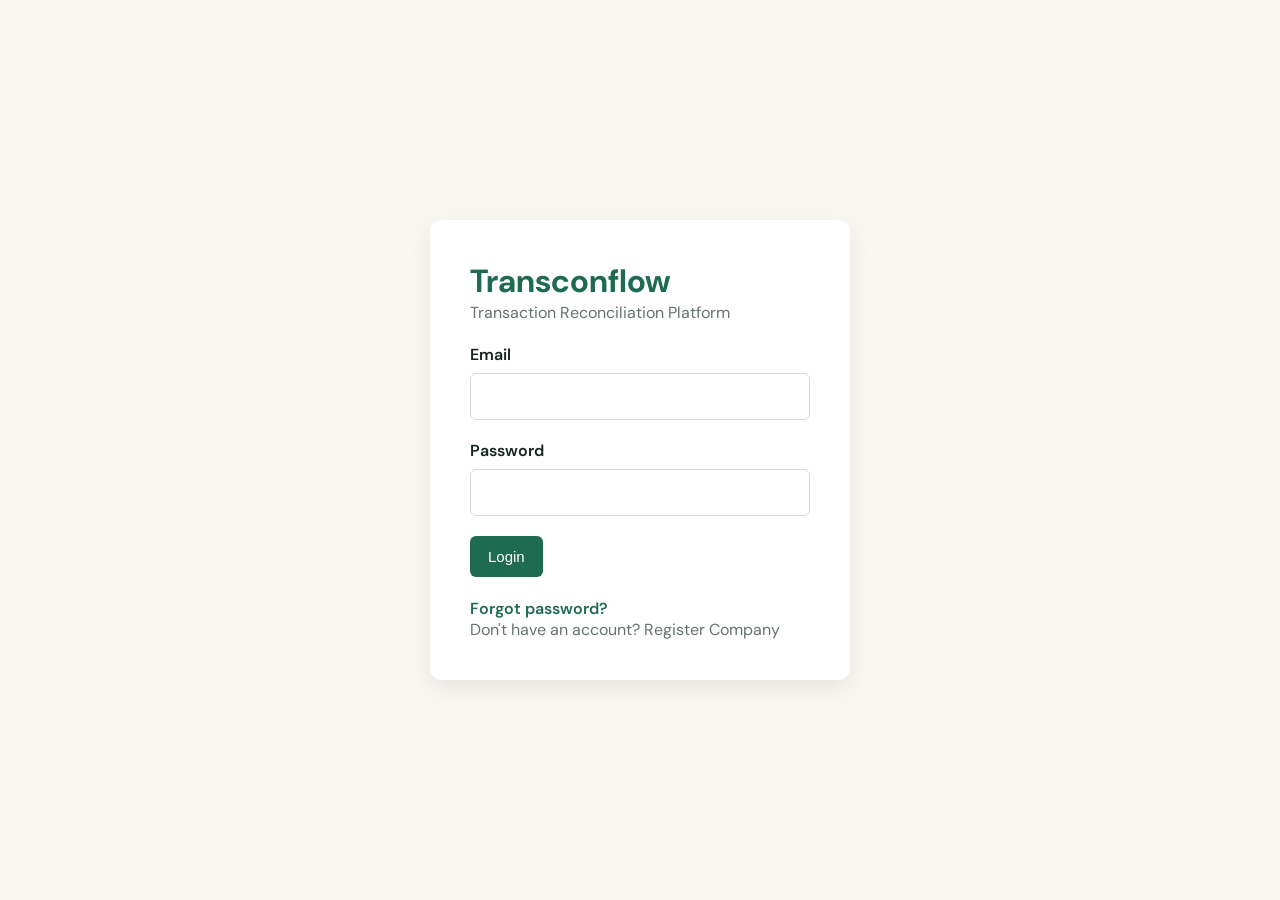
<file: frontend/results.html>
<!DOCTYPE html>
<html lang="en">

<head>

    <meta charset="UTF-8">

    <meta
        name="viewport"
        content="width=device-width, initial-scale=1.0"
    >

    <title>Reconciliation Results - Transconflow</title>

    <link
        rel="stylesheet"
        href="css/dashboard.css"
    >

    <link
        rel="stylesheet"
        href="css/results.css"
    >
    <link rel="stylesheet" href="css/tokens.css">
    <link rel="stylesheet" href="css/app-shell.css">

</head>


<body>

<div class="app-layout">


    <!-- SIDEBAR -->

    <aside class="sidebar">

        <div class="logo">
            Recon<span>Flow</span>
        </div>


        <nav>

            <a href="dashboard.html">
                Dashboard
            </a>

            <a href="jobs.html">
                Reconciliation Jobs
            </a>

            <a href="uploads.html">
                Uploads
            </a>

            <a href="mapping.html">
                Column Mapping
            </a>

            <a href="reconciliation.html">
                Reconciliation
            </a>

            <a
                href="results.html"
                class="active"
            >
                Results
            </a>

            <a href="manage_staff.html">
                Manage Staff
            </a>

        </nav>


        <div class="sidebar-bottom">

            <button
                onclick="logout()"
                class="logout-btn"
            >
                Logout
            </button>

        </div>

    </aside>



    <!-- MAIN -->

    <main class="main-content">


        <!-- HEADER -->

        <header class="topbar">

            <div>

                <h1>
                    Reconciliation Results
                </h1>

                <p>
                    Review matched transactions,
                    mismatches and missing transactions.
                </p>

            </div>

        </header>



        <!-- JOB SELECTOR -->

        <section class="results-panel">

            <div class="panel-heading">

                <div>

                    <h2>
                        Reconciliation Job
                    </h2>

                    <p>
                        Select a completed reconciliation job.
                    </p>

                </div>

            </div>


            <div class="job-selector-row">

                <select
                    id="jobSelect"
                    class="results-select"
                >

                    <option value="">
                        Select a reconciliation job
                    </option>

                </select>


                <button
                    id="loadResultsBtn"
                    class="primary-btn"
                >
                    Load Results
                </button>

            </div>

        </section>



        <!-- SUMMARY CARDS -->

        <section
            id="summarySection"
            class="summary-grid"
            style="display:none;"
        >


            <div class="summary-card">

                <span>
                    Total
                </span>

                <strong id="totalCount">
                    0
                </strong>

            </div>


            <div class="summary-card matched">

                <span>
                    Matched
                </span>

                <strong id="matchedCount">
                    0
                </strong>

            </div>


            <div class="summary-card mismatch">

                <span>
                    Mismatched
                </span>

                <strong id="mismatchCount">
                    0
                </strong>

            </div>


            <div class="summary-card missing">

                <span>
                    Missing
                </span>

                <strong id="missingCount">
                    0
                </strong>

            </div>

            <div class="summary-card duplicate">

                <span>
                    Duplicates
                </span>

                <strong id="duplicateCount">
                    0
                </strong>

            </div>


        </section>



        <!-- RESULTS -->

        <section
            id="resultsSection"
            class="results-panel"
            style="display:none;"
        >


            <div class="panel-heading results-heading">

                <div>

                    <h2>
                        Transaction Results
                    </h2>

                    <p id="resultDescription">
                        Review reconciliation results.
                    </p>

                </div>


                <div class="export-actions">

                    <button
                        id="exportExcelBtn"
                        class="secondary-btn"
                    >
                        Export Excel
                    </button>

                    <button
                        id="exportPdfBtn"
                        class="secondary-btn"
                    >
                        Export PDF
                    </button>

                </div>

            </div>



            <!-- FILTERS -->

            <div class="filters">


                <div class="filter-item">

                    <label>
                        Search
                    </label>

                    <input
                        type="text"
                        id="searchInput"
                        placeholder="Transaction ID..."
                    >

                </div>


                <div class="filter-item">

                    <label>
                        Status
                    </label>

                    <select id="statusFilter">

                        <option value="">
                            All statuses
                        </option>

                        <option value="MATCHED">
                            Matched
                        </option>

                        <option value="AMOUNT_MISMATCH">
                            Amount mismatch
                        </option>

                        <option value="STATUS_MISMATCH">
                            Status mismatch
                        </option>

                        <option value="DUPLICATE">
                            Duplicate
                        </option>

                        <option value="MISSING">
                            Missing
                        </option>

                    </select>

                </div>


                <div class="filter-item">

                    <label>
                        Page size
                    </label>

                    <select id="pageSize">

                        <option value="25">
                            25
                        </option>

                        <option value="50" selected>
                            50
                        </option>

                        <option value="100">
                            100
                        </option>

                    </select>

                </div>


                <button
                    id="filterBtn"
                    class="primary-btn filter-btn"
                >
                    Apply
                </button>


            </div>



            <!-- TABLE -->

            <div class="table-wrapper">

                <table id="resultsTable">

                    <thead>

                        <tr>

                            <th>
                                Transaction ID
                            </th>

                            <th>
                                Company Amount
                            </th>

                            <th>
                                Processor Amount
                            </th>

                            <th>
                                Difference
                            </th>

                            <th>
                                Status
                            </th>

                            <th>
                                Action
                            </th>

                        </tr>

                    </thead>


                    <tbody>

                    </tbody>

                </table>

            </div>



            <!-- EMPTY STATE -->

            <div
                id="emptyState"
                class="empty-state"
                style="display:none;"
            >

                <div class="empty-icon">
                    ✓
                </div>

                <h3>
                    No results found
                </h3>

                <p>
                    Try changing your filters.
                </p>

            </div>



            <!-- PAGINATION -->

            <div class="pagination">

                <button
                    id="previousBtn"
                    class="page-btn"
                >
                    Previous
                </button>


                <span id="pageInfo">
                    Page 1
                </span>


                <button
                    id="nextBtn"
                    class="page-btn"
                >
                    Next
                </button>

            </div>


        </section>


    </main>

</div>



<!-- TRANSACTION DETAILS MODAL -->

<div
    id="detailsModal"
    class="modal-overlay"
    style="display:none;"
>

    <div class="details-modal">

        <div class="modal-header">

            <div>

                <h2>
                    Transaction Details
                </h2>

                <p>
                    Reconciliation comparison
                </p>

            </div>


            <button
                id="closeModalBtn"
                class="close-btn"
            >
                &times;
            </button>

        </div>


        <div id="transactionDetails">

        </div>


    </div>

</div>



<script src="js/api.js"></script>
<script src="js/auth.js"></script>
<script src="js/results.js"></script>

<script src="js/app-shell.js"></script>
</body>

</html>
</file>
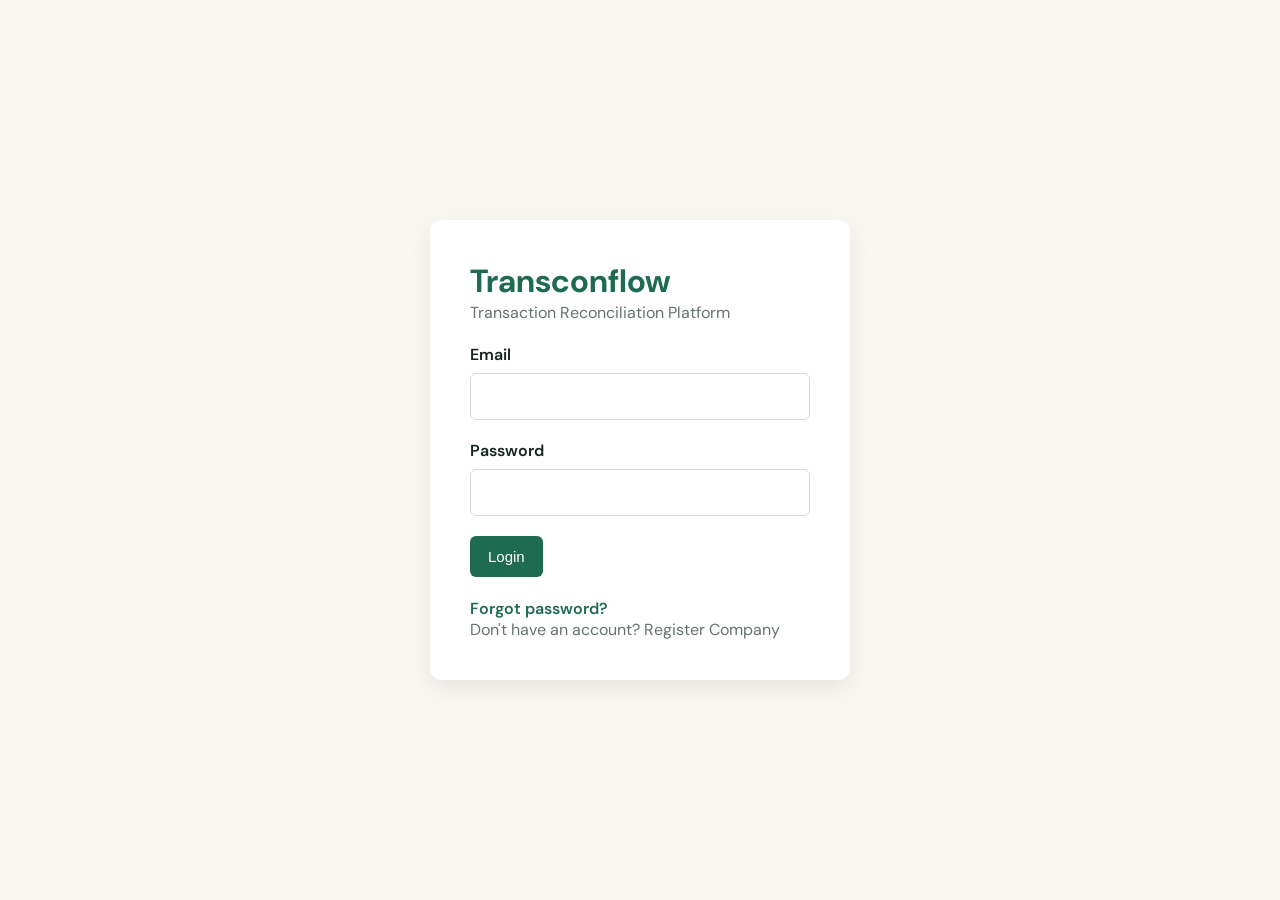
<file: frontend/settings.html>
<!DOCTYPE html>
<html lang="en">
<head>
  <meta charset="UTF-8">
  <meta name="viewport" content="width=device-width, initial-scale=1">
  <title>Settings - Transconflow</title>
  <link rel="stylesheet" href="css/style.css"><link rel="stylesheet" href="css/dashboard.css"><link rel="stylesheet" href="css/tokens.css"><link rel="stylesheet" href="css/app-shell.css"><link rel="stylesheet" href="https://cdn.jsdelivr.net/npm/bootstrap-icons@1.11.3/font/bootstrap-icons.css">
</head>
<body>
  <div class="sidebar"></div>
  <main class="content">
    <div class="topbar"><div><p class="section-kicker">Workspace administration</p><h1>Settings</h1></div><div class="profile"><span id="username">Loading...</span></div></div>
    <div class="settings-layout">
      <aside class="settings-nav" aria-label="Settings sections"><a href="#company" class="active"><i class="bi bi-building"></i> Company profile</a><a href="#reconciliation"><i class="bi bi-sliders"></i> Reconciliation</a><a href="#notifications"><i class="bi bi-bell"></i> Notifications</a><a href="manage_staff.html"><i class="bi bi-people"></i> Team access</a><a href="subscription.html"><i class="bi bi-credit-card"></i> Billing</a></aside>
      <form id="settingsForm" class="settings-panels">
        <section id="company" class="panel settings-panel"><div class="panel-header"><div><h2>Company profile</h2><p>Used on exports, audit records, and billing communication.</p></div></div><div class="settings-fields two-columns"><label>Company name<input id="companyName" required></label><label>Billing email<input id="companyEmail" type="email" required></label><label>Phone number<input id="companyPhone" autocomplete="tel"></label><label>Business address<input id="companyAddress"></label></div></section>
        <section id="reconciliation" class="panel settings-panel"><div class="panel-header"><div><h2>Reconciliation defaults</h2><p>Set the conventions applied when your team creates new reconciliation jobs.</p></div></div><div class="settings-fields two-columns"><label>Reporting currency<select id="currency"><option value="NGN">Nigerian naira (₦)</option><option value="USD">US dollar ($)</option><option value="GBP">British pound (£)</option></select></label><label>Date format<select id="dateFormat"><option value="DD/MM/YYYY">DD/MM/YYYY</option><option value="MM/DD/YYYY">MM/DD/YYYY</option><option value="YYYY-MM-DD">YYYY-MM-DD</option></select></label><label>Amount tolerance<input id="amountTolerance" type="number" min="0" step="0.01" inputmode="decimal"></label><p class="field-help">Transactions within this amount difference can be treated as matched.</p></div><label class="settings-toggle"><input id="autoMatch" type="checkbox"><span><strong>Auto-match exact records</strong><small>Automatically match records with the same reference, date, and amount.</small></span></label></section>
        <section id="notifications" class="panel settings-panel"><div class="panel-header"><div><h2>Notifications</h2><p>Choose the updates sent to your workspace administrators.</p></div></div><label class="settings-toggle"><input id="emailNotifications" type="checkbox"><span><strong>Email activity summaries</strong><small>Receive a concise summary when a reconciliation job is completed.</small></span></label><label class="settings-toggle"><input id="exceptionNotifications" type="checkbox"><span><strong>Exception alerts</strong><small>Be notified when a reconciliation contains records needing review.</small></span></label></section>
        <div class="settings-save"><p id="settingsMessage" role="status" aria-live="polite"></p><button class="primary-btn" type="submit"><i class="bi bi-check2"></i> Save settings</button></div>
      </form>
    </div>
  </main>
  <script src="js/api.js"></script><script src="js/auth.js"></script><script src="js/settings.js"></script><script src="js/app-shell.js"></script>
</body>
</html>
</file>
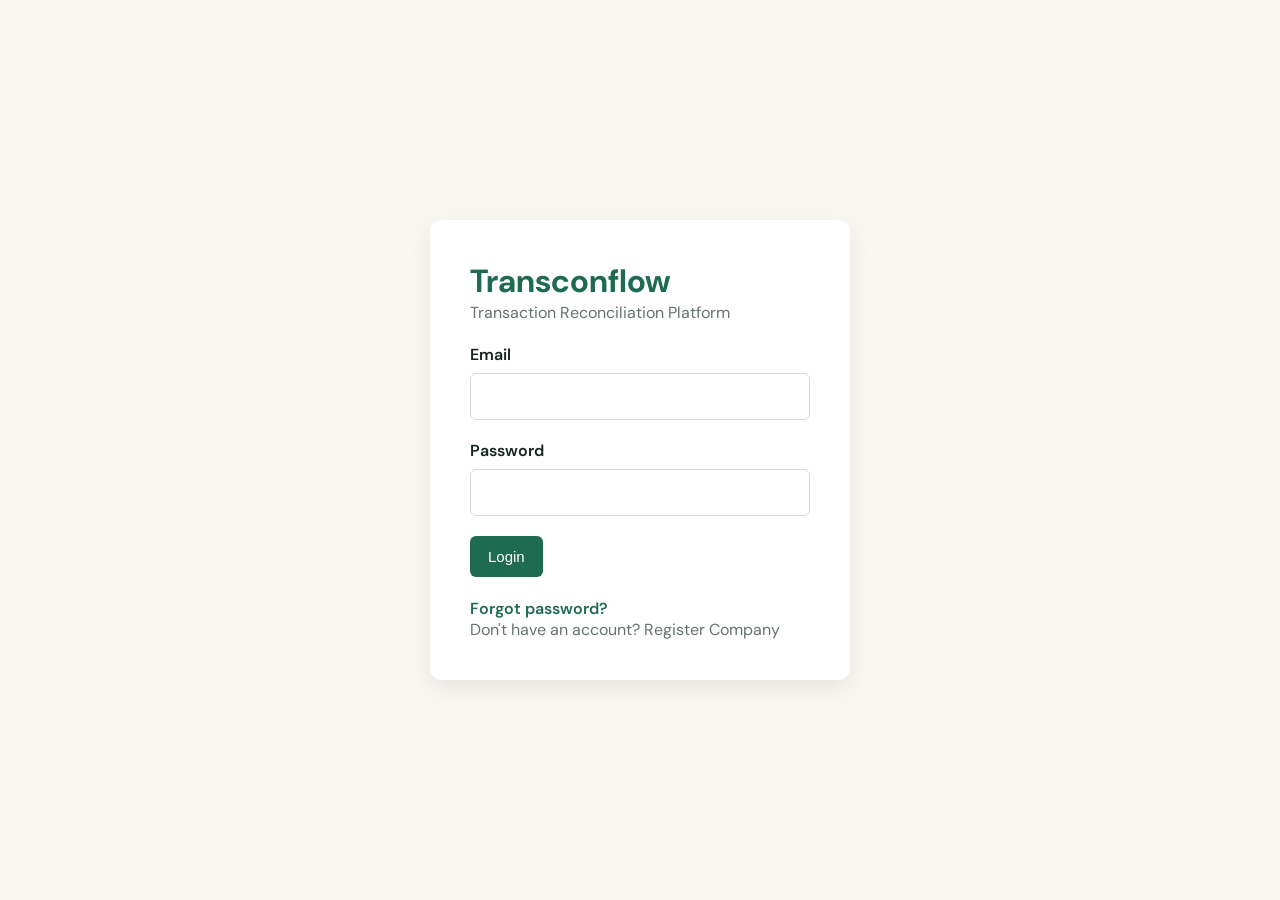
<file: frontend/subscription.html>
<!DOCTYPE html>
<html lang="en">

<head>

<meta charset="UTF-8">

<title>Subscription - Transconflow</title>

<link rel="stylesheet" href="css/style.css">
<link rel="stylesheet" href="css/dashboard.css">
<link rel="stylesheet" href="css/tokens.css">
<link rel="stylesheet" href="css/app-shell.css">

<link rel="stylesheet" href="https://cdn.jsdelivr.net/npm/bootstrap-icons@1.11.3/font/bootstrap-icons.css">

</head>

<body>

<div class="sidebar">

    <div class="brand">Transconflow</div>

    <ul>
        <li>
            <a href="dashboard.html"><i class="bi bi-speedometer2"></i> Dashboard</a>
        </li>
        <li>
            <a href="jobs.html"><i class="bi bi-folder2-open"></i> Jobs</a>
        </li>
        <li>
            <a href="uploads.html"><i class="bi bi-cloud-upload"></i> Uploads</a>
        </li>
        <li>
            <a href="mapping.html"><i class="bi bi-columns-gap"></i> Mapping</a>
        </li>
        <li>
            <a href="manage_staff.html"><i class="bi bi-people"></i> Manage Staff</a>
        </li>
        <li class="active">
            <i class="bi bi-credit-card"></i>
            Subscription
        </li>
    </ul>

</div>

<div class="content">

    <div class="topbar">

        <input placeholder="Search">

        <div class="profile">

            <span id="username">Loading...</span>

        </div>

    </div>

    <h1>Subscription</h1>

    <section class="panel billing-hero">
        <div class="panel-header">
            <div>
                <h2 id="billingPlanName">Loading your plan…</h2>
                <p id="billingStatus">Checking your subscription status.</p>
            </div>
            <span id="billingBadge" class="status-badge status-default">Loading</span>
        </div>
        <div class="billing-details">
            <div><span>Access</span><strong id="accessStatus">—</strong></div>
            <div><span>Trial / renewal date</span><strong id="renewalDate">—</strong></div>
            <div><span>Plan price</span><strong id="planPrice">₦200,000 / month</strong></div>
        </div>
        <div class="billing-actions">
            <button id="monthlyBtn" class="primary-btn" type="button">Pay monthly — ₦200,000</button>
            <button id="annualBtn" class="secondary-btn" type="button">Pay annually — ₦2,160,000 (save 10%)</button>
            <button id="cancelBtn" class="secondary-btn" type="button" hidden>Cancel renewal</button>
        </div>
        <p id="billingMessage" class="billing-message" aria-live="polite"></p>
    </section>

    <section class="panel">
        <div class="panel-header"><div><h2>Payment history</h2><p>Your successful and pending subscription payments.</p></div></div>
        <div class="table-wrapper"><table id="paymentsTable"><thead><tr><th>Reference</th><th>Amount</th><th>Status</th><th>Date</th></tr></thead><tbody><tr><td colspan="4">Loading payments…</td></tr></tbody></table></div>
    </section>

</div>

<script src="js/api.js"></script>
<script src="js/auth.js"></script>
<script src="js/subscription.js"></script>
<script src="js/app-shell.js"></script>

</body>

</html>
</file>
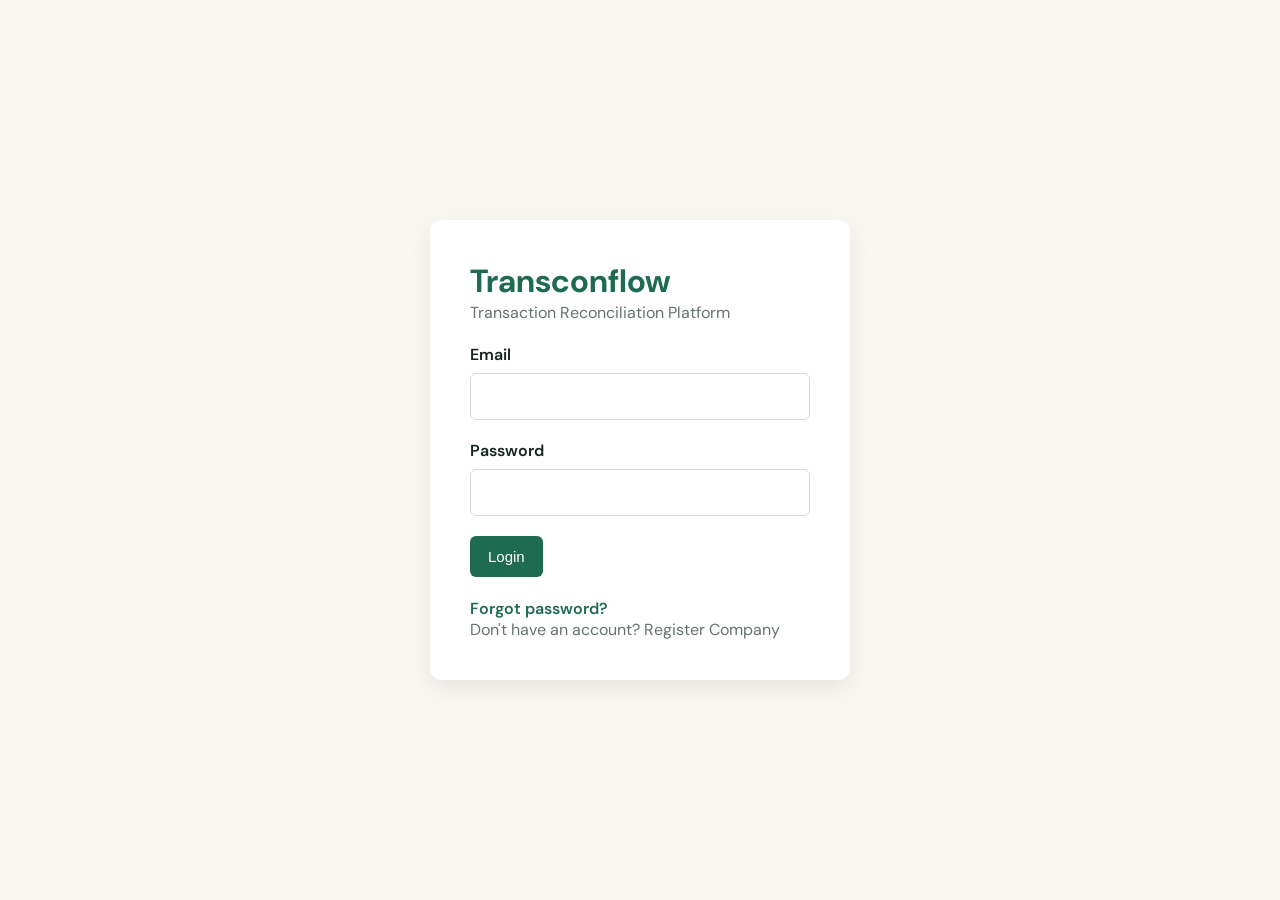
<file: frontend/uploads.html>
<!DOCTYPE html>
<html lang="en">

<head>

    <meta charset="UTF-8">

    <meta
        name="viewport"
        content="width=device-width, initial-scale=1.0"
    >

    <title>Uploads - Transconflow</title>

    <link
        rel="stylesheet"
        href="css/dashboard.css"
    >
    <link rel="stylesheet" href="css/tokens.css">
    <link rel="stylesheet" href="css/app-shell.css">

    <link
        rel="stylesheet"
        href="css/uploads.css"
    >
    <link rel="stylesheet" href="css/app-shell.css">

</head>


<body>

<div class="app-layout">


    <!-- SIDEBAR -->

    <aside class="sidebar">

        <div class="logo">
            Recon<span>Flow</span>
        </div>


        <nav>

            <a href="dashboard.html">
                Dashboard
            </a>

            <a href="jobs.html">
                Reconciliation Jobs
            </a>

            <a
                href="uploads.html"
                class="active"
            >
                Uploads
            </a>

            <a href="mapping.html">
                Column Mapping
            </a>

            <a href="results.html">
                Results
            </a>

            <a href="manage_staff.html">
                Manage Staff
            </a>

        </nav>


        <div class="sidebar-bottom">

            <button
                onclick="logout()"
                class="logout-btn"
            >
                Logout
            </button>

        </div>

    </aside>



    <!-- MAIN -->

    <main class="main-content">


        <!-- TOPBAR -->

        <header class="topbar">

            <div>

                <h1>Uploads</h1>

                <p>
                    Upload and manage transaction files
                    for your reconciliation jobs.
                </p>

            </div>

        </header>



        <!-- STATISTICS -->

        <section class="upload-stats">


            <div class="upload-stat">

                <span>Total Uploads</span>

                <strong id="totalUploads">
                    0
                </strong>

            </div>


            <div class="upload-stat">

                <span>Company Files</span>

                <strong id="companyUploads">
                    0
                </strong>

            </div>


            <div class="upload-stat">

                <span>Processor Files</span>

                <strong id="processorUploads">
                    0
                </strong>

            </div>


            <div class="upload-stat">

                <span>Processing</span>

                <strong id="processingUploads">
                    0
                </strong>

            </div>

        </section>



        <!-- UPLOAD PANEL -->

        <section class="upload-panel">


            <div class="panel-title">

                <div>

                    <h2>
                        Upload Transaction Files
                    </h2>

                    <p>
                        Select a reconciliation job and
                        upload the files required for matching.
                    </p>

                </div>

            </div>



            <form id="uploadForm">

                <div class="upload-form-grid">

                    <!-- JOB -->
                    <div class="form-group">

                        <label for="jobSelect">
                            Reconciliation Job
                        </label>

                        <select
                            id="jobSelect"
                            required
                        >
                            <option value="">
                                Select a job
                            </option>
                        </select>

                    </div>

                    <!-- FILE TYPE -->
                    <div class="file-type-selection">

                    <label>
                        File Type
                    </label>


                    <div class="type-options">


                        <label class="type-option">

                            <input
                                type="radio"
                                name="file_type"
                                value="company"
                                checked
                            >

                            <div class="type-card">

                                <div class="type-icon">
                                    C
                                </div>

                                <div>

                                    <strong>
                                        Company File
                                    </strong>

                                    <span>
                                        Your internal transaction records
                                    </span>

                                </div>

                            </div>

                        </label>



                        <label class="type-option">

                            <input
                                type="radio"
                                name="file_type"
                                value="processor"
                            >

                            <div class="type-card">

                                <div class="type-icon processor">
                                    P
                                </div>

                                <div>

                                    <strong>
                                        Processor File
                                    </strong>

                                    <span>
                                        Payment processor transaction records
                                    </span>

                                </div>

                            </div>

                        </label>


                    </div>

                    <div class="form-group processor-group" style="display:none;">

                        <label for="processorSelect">
                            Processor
                        </label>

                        <select id="processorSelect">
                            <option value="">
                                Select a processor
                            </option>
                        </select>

                        <button
                            type="button"
                            class="secondary-btn"
                            onclick="openCreateProcessorModal()"
                            style="margin-top: 12px;"
                        >
                            + Add processor
                        </button>

                    </div>

                </div>



                <!-- DROPZONE -->

                <div
                    id="dropZone"
                    class="drop-zone"
                >

                    <input
                        type="file"
                        id="fileInput"
                        accept=".csv,.xls,.xlsx"
                        hidden
                    >


                    <div class="upload-icon">
                        ↑
                    </div>


                    <h3>
                        Drop your file here
                    </h3>


                    <p>
                        or click to browse your computer
                    </p>


                    <span>
                        CSV, XLS and XLSX files
                    </span>


                    <button
                        type="button"
                        id="browseBtn"
                        class="secondary-btn"
                    >
                        Browse Files
                    </button>

                </div>



                <!-- SELECTED FILE -->

                <div
                    id="selectedFile"
                    class="selected-file"
                    style="display:none;"
                >

                    <div class="file-info">

                        <div id="fileSymbol" class="file-symbol company">
                            C
                        </div>

                        <div>

                            <strong id="fileName">
                                file.xlsx
                            </strong>

                            <span id="fileMeta" class="file-meta">
                                Company file • 0 KB
                            </span>

                        </div>

                    </div>


                    <button
                        type="button"
                        id="removeFile"
                        class="remove-file"
                    >
                        ×
                    </button>

                </div>



                <!-- PROGRESS -->

                <div
                    id="uploadProgressContainer"
                    class="upload-progress"
                    style="display:none;"
                >

                    <div class="progress-header">

                        <span>
                            Uploading...
                        </span>

                        <span id="progressPercent">
                            0%
                        </span>

                    </div>


                    <div class="progress-track">

                        <div
                            id="progressBar"
                            class="progress-bar"
                        ></div>

                    </div>

                </div>



                <!-- ACTIONS -->

                <div class="form-actions">

                    <button
                        type="submit"
                        id="uploadBtn"
                        class="primary-btn"
                    >
                        Upload File
                    </button>

                </div>


            </form>

        </section>



        <!-- UPLOAD HISTORY -->

        <section class="panel uploads-history">


            <div class="panel-header">

                <div>

                    <h2>
                        Uploaded Files
                    </h2>

                    <p>
                        Files associated with your reconciliation jobs.
                    </p>

                </div>


                <button
                    class="secondary-btn"
                    onclick="loadUploads()"
                >
                    Refresh
                </button>

            </div>



            <div class="table-wrapper">

                <table id="uploadsTable">

                    <thead>

                        <tr>

                            <th>
                                File
                            </th>

                            <th>
                                Job
                            </th>

                            <th>
                                Type
                            </th>

                            <th>
                                Size
                            </th>

                            <th>
                                Status
                            </th>

                            <th>
                                Uploaded
                            </th>

                        </tr>

                    </thead>


                    <tbody>

                    </tbody>

                </table>

            </div>

        </section>


    </main>

</div>


<script src="js/api.js"></script>

<script src="js/auth.js"></script>

<script src="js/uploads.js"></script>


<!-- CREATE PROCESSOR MODAL -->
<div id="createProcessorModal" class="modal">
    <div class="modal-content">
        <div class="modal-header">
            <h2>Create Processor</h2>
            <button onclick="closeCreateProcessorModal()">×</button>
        </div>

        <form id="createProcessorForm">
            <label for="processorName">Processor Name</label>
            <input
                type="text"
                id="processorName"
                placeholder="e.g. Stripe"
                required
            >

            <label for="processorDescription">Description</label>
            <textarea
                id="processorDescription"
                placeholder="Optional description"
                rows="4"
            ></textarea>

            <div class="modal-actions">
                <button
                    type="button"
                    class="secondary-btn"
                    onclick="closeCreateProcessorModal()"
                >
                    Cancel
                </button>
                <button
                    type="submit"
                    class="primary-btn"
                >
                    Create Processor
                </button>
            </div>
        </form>
    </div>
</div>

<script src="js/app-shell.js"></script>
</body>

</html>
</file>
<file: frontend/css/style.css>
@import url('https://fonts.googleapis.com/css2?family=DM+Mono:wght@400;500&family=DM+Sans:wght@400;500;600;700&family=Newsreader:opsz,wght@6..72,500;6..72,600&display=swap');
*{box-sizing:border-box;margin:0;padding:0}body{background:#f8f7f2;color:#14251f;font-family:'DM Sans','Segoe UI',sans-serif}a{color:inherit;text-decoration:none}.container{width:min(1180px,calc(100% - 48px));margin:auto}.btn{border:0;border-radius:6px;cursor:pointer;padding:12px 18px;font-size:15px}.btn-primary{background:#1e6b51;color:#fff}.card{background:#fff;border-radius:12px;box-shadow:0 8px 25px #00000014}input{width:100%;border:1px solid #d6d9d1;border-radius:6px;font-size:15px;padding:14px}label{display:block;font-weight:600;margin-bottom:8px}.form-group{margin-bottom:20px}.logo{color:#1e6b51;font-size:32px;font-weight:700}.login-wrapper{align-items:center;display:flex;height:100vh;justify-content:center}.login-card{padding:40px;width:420px}.login-card p{color:#66736d}.login-card h1{color:#14251f;font-size:24px;margin:24px 0 8px}.auth-link,.auth-footer a{color:#1e6b51;font-weight:600}.auth-footer{margin-top:20px}.form-message{color:#33423b;font-size:14px;margin-top:16px;min-height:20px}
.landing-page{background:#f8f7f2;overflow:hidden}.landing-nav{background:#f8f7f2f0;border-bottom:1px solid #dfe2d9;position:fixed;inset:0 0 auto;z-index:10}.nav-container{align-items:center;display:flex;height:76px;justify-content:space-between;margin:auto;max-width:1280px;padding:0 32px}.brand{align-items:center;display:inline-flex;font-size:17px;font-weight:700;gap:9px;letter-spacing:-.4px}.brand-mark{align-items:center;background:#1e6b51;border-radius:5px;color:#f7f4e8;display:inline-flex;font-family:Newsreader,serif;font-size:18px;font-weight:600;height:25px;justify-content:center;width:25px}.nav-links{display:flex;gap:30px;margin-left:90px}.nav-links a,.text-link{color:#506159;font-size:14px;font-weight:500}.nav-links a:hover,.text-link:hover{color:#1e6b51}.nav-actions{align-items:center;display:flex;gap:22px}.nav-cta{background:#1e6b51;border-radius:5px;color:#fff;font-size:13px;font-weight:600;padding:11px 14px}.nav-cta i{margin-left:4px}
.hero{display:grid;grid-template-columns:minmax(0,.95fr) minmax(500px,1.05fr);gap:72px;margin:auto;max-width:1280px;min-height:710px;padding:175px 32px 95px;position:relative}.hero:before{background:#e5e9dd;border-radius:50%;content:'';height:500px;position:absolute;right:-260px;top:130px;width:500px;z-index:0}.hero-copy{align-self:center;max-width:565px;position:relative;z-index:1}.eyebrow,.section-kicker{color:#267356;font-family:'DM Mono',monospace;font-size:11px;font-weight:500;letter-spacing:.09em;text-transform:uppercase}.eyebrow{align-items:center;display:flex;gap:9px;margin-bottom:21px}.eyebrow span{background:#de9e3e;border-radius:50%;height:7px;width:7px}.hero h1{font-size:clamp(49px,5.1vw,73px);font-weight:600;letter-spacing:-.065em;line-height:.98}.hero h1 em{color:#277358;font-family:Newsreader,serif;font-weight:500}.hero-intro{color:#5a6962;font-size:18px;line-height:1.6;margin:28px 0 33px;max-width:510px}.hero-actions{display:flex;flex-wrap:wrap;gap:13px}.hero-btn{align-items:center;border-radius:5px;display:inline-flex;font-size:14px;font-weight:600;gap:10px;padding:14px 18px;transition:transform .2s}.hero-btn:hover{transform:translateY(-2px)}.hero-btn-primary{background:#1d6b50;box-shadow:4px 4px 0 #bdcfb8;color:#fff}.hero-btn-secondary{border:1px solid #cfd5ca;color:#24372f}.hero-note{color:#6e7c73;font-size:12px;margin-top:25px}.hero-note i{color:#277358;margin-right:5px}
.recon-preview{align-self:center;background:#fffefa;border:1px solid #cfd7ca;box-shadow:14px 15px 0 #d7dfd1,0 24px 55px #24392f21;font-size:12px;min-width:0;position:relative;transform:rotate(1.2deg);z-index:1}.preview-topbar{align-items:center;background:#183c31;color:#eaf0e9;display:flex;gap:9px;height:48px;padding:0 18px}.mini-logo{align-items:center;background:#e1a43d;border-radius:3px;color:#173d31;display:inline-flex;font-family:Newsreader,serif;font-size:15px;font-weight:700;height:19px;justify-content:center;width:19px}.preview-status{background:#2b674e;border-radius:20px;font-size:10px;margin-left:auto;padding:5px 8px}.preview-body{padding:28px}.preview-title{align-items:center;display:flex;justify-content:space-between}.preview-title p,.preview-summary span,.preview-table small{color:#7b867e;display:block;font-size:10px}.preview-title strong{font-size:19px;letter-spacing:-.04em}.preview-title button{background:#f5f6ef;border:1px solid #d9ded4;border-radius:3px;color:#506159;font-size:10px;padding:7px 9px}.preview-summary{border-bottom:1px solid #e5e8df;display:grid;gap:15px;grid-template-columns:repeat(3,1fr);margin:24px 0 17px;padding-bottom:20px}.preview-summary strong{display:block;font-family:'DM Mono',monospace;font-size:15px;margin-top:5px}.positive{color:#207456}.attention{color:#ae6c16}.preview-table>div{align-items:center;border-bottom:1px solid #edf0e9;display:grid;grid-template-columns:1.45fr 1fr .85fr;padding:10px 5px}.preview-table b{font-size:11px;font-weight:600}.table-head{color:#829087;font-size:9px;letter-spacing:.06em;text-transform:uppercase}.match,.review{border-radius:20px;font-size:9px;justify-self:start;padding:4px 7px}.match{background:#e5f2e9;color:#227252}.review{background:#fff0d5;color:#9b5e10}.paper-edge{border-bottom:5px solid #d8962f;bottom:0;left:0;position:absolute;right:0}
.proof-bar{border-bottom:1px solid #dfe2d9;border-top:1px solid #dfe2d9;display:grid;grid-template-columns:repeat(3,1fr);margin:auto;max-width:1280px}.proof-bar>div{align-items:flex-start;border-right:1px solid #dfe2d9;display:flex;gap:13px;padding:24px 30px}.proof-bar>div:last-child{border:0}.proof-bar i{color:#277358;font-size:19px}.proof-bar span{color:#68776f;font-size:12px;line-height:1.5}.proof-bar b{color:#284138;display:block;font-size:12px}.workflow-section{margin:auto;max-width:1180px;padding:130px 24px}.workflow-heading{align-items:flex-end;display:flex;justify-content:space-between;margin:18px 0 65px}.workflow-heading h2,.capability-lead h2,.security-section h2,.cta-section h2{font-size:clamp(34px,4vw,54px);letter-spacing:-.055em;line-height:1.03}.workflow-heading p{color:#64736c;font-size:15px;line-height:1.65;max-width:355px}.workflow-grid{border-top:1px solid #cfd6ca;display:grid;grid-template-columns:repeat(4,1fr)}.workflow-grid article{border-right:1px solid #dce1d8;min-height:260px;padding:23px 25px 15px 0}.workflow-grid article:not(:first-child){padding-left:25px}.workflow-grid article:last-child{border:0}.workflow-grid span{color:#7b8d81;font-family:'DM Mono';font-size:11px}.workflow-grid i{color:#277358;display:block;font-size:25px;margin:42px 0 18px}.workflow-grid h3{font-size:16px;margin-bottom:8px}.workflow-grid p{color:#6a7971;font-size:13px;line-height:1.55;max-width:210px}
.capabilities-section{background:#e7ecdf;display:grid;gap:10%;grid-template-columns:.9fr 1.1fr;padding:115px max(24px,calc((100% - 1180px)/2))}.capability-lead h2{margin:16px 0 32px}.text-link.dark{color:#1e6b51;font-size:13px}.capability-list{border-top:1px solid #bfcbbd}.capability-list article{border-bottom:1px solid #cbd5c9;display:flex;gap:20px;padding:23px 0}.capability-list i{color:#1f6b51;font-size:21px}.capability-list h3{font-size:16px;margin-bottom:5px}.capability-list p{color:#64736b;font-size:13px;line-height:1.5}.pricing-section{background:#f8f7f2;padding:112px max(24px,calc((100% - 1180px)/2));text-align:center}.pricing-section h2{font-size:clamp(34px,4vw,52px);letter-spacing:-.055em;margin:15px 0 42px}.pricing-card{align-items:center;background:#fffefa;border:1px solid #cfd7ca;box-shadow:8px 8px 0 #d7dfd1;display:grid;gap:35px;grid-template-columns:1fr 1.1fr auto;margin:auto;max-width:930px;padding:34px;text-align:left}.pricing-label{color:#277358;font-family:'DM Mono',monospace;font-size:12px;font-weight:600;text-transform:uppercase}.pricing-price{font-size:38px;font-weight:700;letter-spacing:-.05em;margin:8px 0}.pricing-price span,.pricing-note{color:#68776f;font-size:13px;font-weight:400;letter-spacing:0}.pricing-note{line-height:1.5}.pricing-card ul{display:grid;gap:11px;list-style:none}.pricing-card li{color:#44564d;font-size:13px}.pricing-card li i{color:#277358;margin-right:7px}.security-section{align-items:center;background:#183c31;color:#f8f7f2;display:grid;gap:18%;grid-template-columns:1.1fr .9fr;padding:100px max(24px,calc((100% - 1180px)/2))}.security-section .section-kicker{color:#dfac53}.security-section h2{margin-top:17px}.security-section>p{color:#b9c9bf;font-size:16px;line-height:1.7}.cta-section{background:#f2c86d;padding:105px 24px;text-align:center}.cta-section .section-kicker{color:#7d5517}.cta-section h2{color:#1e3028;margin:15px 0 32px}.cta-section .hero-btn-primary{background:#1c4234;box-shadow:4px 4px 0 #dbab4c}.landing-footer{background:#183c31;color:#d4e0d5;padding:25px 24px}.landing-footer .container{align-items:center;display:flex;justify-content:space-between}.landing-footer .brand{color:#f7f5eb}.landing-footer .brand-mark{background:#e0a644;color:#183c31}.landing-footer p,.landing-footer>.container>a:last-child{color:#aec0b4;font-size:12px}
@media(max-width:850px){.nav-links{display:none}.hero{grid-template-columns:1fr;gap:55px;padding-top:130px}.recon-preview{max-width:610px;width:calc(100% - 12px)}.workflow-heading,.security-section,.pricing-card{align-items:start;grid-template-columns:1fr}.workflow-heading{display:block}.workflow-heading p{margin-top:22px}.workflow-grid{grid-template-columns:repeat(2,1fr)}.workflow-grid article:nth-child(2){border:0}.capabilities-section{gap:55px;grid-template-columns:1fr}.proof-bar{grid-template-columns:1fr}.proof-bar>div{border-bottom:1px solid #dfe2d9;border-right:0}.proof-bar>div:last-child{border-bottom:0}}@media(max-width:560px){.nav-container{height:66px;padding:0 18px}.nav-actions .text-link{display:none}.nav-cta{padding:9px 10px}.hero{min-height:auto;padding:115px 22px 75px}.hero h1{font-size:47px}.hero-intro{font-size:16px}.preview-body{padding:18px}.preview-summary{gap:7px}.preview-table>div{grid-template-columns:1.3fr 1fr .8fr}.workflow-section,.pricing-section{padding:85px 22px}.workflow-grid{grid-template-columns:1fr}.workflow-grid article,.workflow-grid article:not(:first-child){border-bottom:1px solid #dce1d8;border-right:0;min-height:auto;padding:20px 0}.workflow-grid i{margin:22px 0 12px}.capabilities-section,.security-section{padding:75px 22px}.pricing-card{padding:26px}.landing-footer .container{gap:16px}.landing-footer p{display:none}}
</file>
<file: frontend/css/dashboard.css>
body{
    display:flex;
    background:#f5f7fb;
}

.app {
    display: flex;
    min-height: 100vh;
    width: 100%;
}

.main {
    margin-left: 250px;
    padding: 30px 35px;
    width: calc(100% - 250px);
    min-height: 100vh;
}

.sidebar{
    width:250px;
    background:#1e293b;
    color:white;
    height:100vh;
    position:fixed;
    overflow-y:auto;
}

.sidebar h2 {
    font-size: 24px;
    font-weight: 700;
    text-align: center;
    padding: 30px 0 10px;
    margin: 0;
    letter-spacing: 0.5px;
}

.sidebar nav {
    display: flex;
    flex-direction: column;
    gap: 6px;
    padding: 15px 0 30px;
}

.sidebar nav a {
    display: block;
    padding: 13px 20px;
    color: #cbd5e1;
    border-radius: 12px;
    font-weight: 600;
    transition: background .2s ease, color .2s ease;
}

.sidebar nav a:hover,
.sidebar nav a.active {
    background: #334155;
    color: #f8fafc;
}

.sidebar nav a.active {
    background: #2563eb;
}

.brand{

padding:25px;

font-size:24px;

font-weight:bold;

text-align:center;

}

.sidebar ul{

list-style:none;

}

.sidebar ul a,
.sidebar ul li.active {
    display:block;
    padding:13px 18px;
    color:#cbd5e1;
    border-radius:10px;
    font-weight:600;
}

.sidebar ul a:hover,
.sidebar ul li.active { background:#2563eb; color:#fff; }

.sidebar li{

padding:18px 25px;

cursor:pointer;

}

.sidebar li:hover{

background:#334155;

}

.active{

background:#2563eb;

}

.content{

margin-left:250px;

padding:30px;

width:100%;

}

.topbar{

display:flex;

justify-content:space-between;

margin-bottom:30px;

}

/* Support pages using .app-layout / .main-content structure */
.app-layout {
    display: flex;
    min-height: 100vh;
    width: 100%;
}

.app-layout .sidebar {
    position: fixed;
    left: 0;
    top: 0;
    height: 100vh;
}

.app-layout .main-content {
    margin-left: 250px;
    padding: 30px 35px;
    width: calc(100% - 250px);
    min-height: 100vh;
}

.topbar input{

width:300px;

}

.cards{

display:grid;

grid-template-columns:repeat(4,1fr);

gap:20px;

margin-bottom:30px;

}

.kpi{

background:white;

padding:25px;

border-radius:10px;

box-shadow:0 5px 20px rgba(0,0,0,.08);

}

table{

width:100%;

border-collapse:collapse;

margin-top:20px;

}

th,td{

padding:15px;

border-bottom:1px solid #eee;

text-align:left;

}



/* =========================================
   JOBS PAGE
========================================= */

.topbar {
    display: flex;
    justify-content: space-between;
    align-items: center;
    margin-bottom: 30px;
}

.topbar h1 {
    font-size: 30px;
    margin: 0 0 7px;
    letter-spacing: -0.5px;
}

.topbar p {
    margin: 0;
    color: #64748b;
}


/* =========================================
   STATISTICS
========================================= */

.stats {
    display: grid;
    grid-template-columns: repeat(4, 1fr);
    gap: 18px;
    margin-bottom: 25px;
}

.stat-card {
    position: relative;
    background: white;
    border: 1px solid #e8edf3;
    border-radius: 14px;
    padding: 22px;
    overflow: hidden;
    transition: transform .2s ease,
                box-shadow .2s ease;
}

.stat-card:hover {
    transform: translateY(-2px);
    box-shadow: 0 8px 25px rgba(15, 23, 42, .07);
}

.stat-card::after {
    content: "";
    position: absolute;
    right: -25px;
    top: -25px;
    width: 90px;
    height: 90px;
    border-radius: 50%;
    background: #f1f5f9;
}

.stat-card span {
    position: relative;
    z-index: 2;
    display: block;
    color: #64748b;
    font-size: 13px;
    font-weight: 600;
    margin-bottom: 12px;
}

.stat-card strong {
    position: relative;
    z-index: 2;
    display: block;
    font-size: 32px;
    line-height: 1;
    color: #0f172a;
}


/* =========================================
   MAIN PANEL
========================================= */

.panel {
    background: #ffffff;
    border: 1px solid #e5eaf0;
    border-radius: 15px;
    overflow: hidden;
    box-shadow: 0 3px 12px rgba(15, 23, 42, .03);
    margin-bottom: 30px;
}

.panel-header {
    display: flex;
    justify-content: space-between;
    align-items: center;
    padding: 23px 25px;
    border-bottom: 1px solid #edf0f4;
}

.table-wrapper {
    width: 100%;
    overflow-x: auto;
    padding: 22px 25px 25px;
}

.table-wrapper table {
    width: 100%;
    min-width: 720px;
}

.panel-header h2 {
    margin: 0 0 5px;
    font-size: 18px;
    color: #0f172a;
}

.panel-header p {
    margin: 0;
    color: #64748b;
    font-size: 13px;
}


/* =========================================
   TABLE
========================================= */

.table-wrapper {
    width: 100%;
    overflow-x: auto;
}

#jobsTable {
    width: 100%;
    border-collapse: collapse;
}

#jobsTable th {
    background: #f8fafc;
    color: #64748b;
    font-size: 12px;
    font-weight: 700;
    letter-spacing: .06em;
    text-transform: uppercase;
    padding: 14px 22px;
    text-align: left;
    border-bottom: 1px solid #e5e7eb;
}

#jobsTable td {
    padding: 16px 22px;
}

#jobsTable thead {
    background: transparent;
}

#jobsTable td {
    padding: 17px 22px;
    border-bottom: 1px solid #f0f2f5;
    color: #334155;
    font-size: 14px;
}

#jobsTable tbody tr {
    transition: background .15s ease;
}

#jobsTable tbody tr:hover {
    background: #f8fafc;
}

#jobsTable tbody tr:last-child td {
    border-bottom: none;
}


/* =========================================
   JOB NAME
========================================= */

.job-name-cell {
    display: flex;
    align-items: center;
    gap: 13px;
}

.job-icon {
    width: 38px;
    height: 38px;
    display: flex;
    align-items: center;
    justify-content: center;
    border-radius: 9px;
    background: #eef2ff;
    color: #4f46e5;
    font-size: 17px;
    font-weight: bold;
}

.job-name-cell strong {
    display: block;
    color: #0f172a;
    font-size: 14px;
    margin-bottom: 4px;
}

.job-name-cell span {
    display: block;
    color: #94a3b8;
    font-size: 11px;
}


/* =========================================
   DATE
========================================= */

.date-text {
    color: #64748b;
    font-size: 13px;
}


/* =========================================
   STATUS
========================================= */

.status-badge {
    display: inline-flex;
    align-items: center;
    gap: 7px;
    padding: 6px 10px;
    border-radius: 999px;
    font-size: 11px;
    font-weight: 700;
}

.status-dot {
    width: 6px;
    height: 6px;
    border-radius: 50%;
    background: currentColor;
}

.status-pending {
    background: #fff7ed;
    color: #c2410c;
}

.status-processing {
    background: #eff6ff;
    color: #2563eb;
}

.status-completed {
    background: #f0fdf4;
    color: #15803d;
}

.status-failed {
    background: #fef2f2;
    color: #dc2626;
}

.status-default {
    background: #f1f5f9;
    color: #475569;
}


/* =========================================
   ACTION BUTTONS
========================================= */

.job-actions {
    display: flex;
    gap: 7px;
}

.action-btn {
    border: none;
    padding: 7px 12px;
    border-radius: 7px;
    font-size: 12px;
    font-weight: 600;
    cursor: pointer;
    transition: .15s ease;
}

.open-btn {
    background: #eef2ff;
    color: #4338ca;
}

.open-btn:hover {
    background: #e0e7ff;
}

.delete-btn {
    background: #fef2f2;
    color: #dc2626;
}

.delete-btn:hover {
    background: #fee2e2;
}


/* =========================================
   PRIMARY BUTTON
========================================= */

.primary-btn {
    border: none;
    background: #111827;
    color: white;
    padding: 11px 17px;
    border-radius: 8px;
    font-weight: 600;
    font-size: 13px;
    cursor: pointer;
    transition: .15s ease;
}

.primary-btn:hover {
    background: #1f2937;
    transform: translateY(-1px);
}

.primary-btn:disabled {
    opacity: .6;
    cursor: not-allowed;
}


/* =========================================
   SECONDARY BUTTON
========================================= */

.secondary-btn {
    border: 1px solid #e2e8f0;
    background: white;
    color: #475569;
    padding: 10px 15px;
    border-radius: 8px;
    font-weight: 600;
    font-size: 13px;
    cursor: pointer;
}

.secondary-btn:hover {
    background: #f8fafc;
}


/* =========================================
   EMPTY STATE
========================================= */

.empty-jobs {
    text-align: center;
    padding: 65px 20px;
}

.empty-icon {
    width: 58px;
    height: 58px;
    display: flex;
    align-items: center;
    justify-content: center;
    margin: 0 auto 15px;
    border-radius: 15px;
    background: #f1f5f9;
    font-size: 24px;
}

.empty-jobs h3 {
    margin: 0 0 7px;
    color: #1e293b;
}

.empty-jobs p {
    margin: 0 0 20px;
    color: #94a3b8;
    font-size: 14px;
}


/* =========================================
   MODAL
========================================= */

.modal {
    display: none;
    position: fixed;
    inset: 0;
    z-index: 1000;
    align-items: center;
    justify-content: center;
    background: rgba(15, 23, 42, .55);
    backdrop-filter: blur(3px);
}

.modal.show {
    display: flex;
}

.modal-content {
    width: 480px;
    max-width: calc(100% - 30px);
    background: white;
    border-radius: 16px;
    padding: 27px;
    box-shadow: 0 20px 60px rgba(0, 0, 0, .18);
}

.modal-header {
    display: flex;
    justify-content: space-between;
    align-items: center;
    margin-bottom: 25px;
}

.modal-header h2 {
    margin: 0;
    font-size: 20px;
}

.modal-header button {
    border: none;
    background: #f1f5f9;
    width: 32px;
    height: 32px;
    border-radius: 8px;
    font-size: 22px;
    cursor: pointer;
}

.modal-content label {
    display: block;
    margin-bottom: 7px;
    color: #334155;
    font-size: 13px;
    font-weight: 600;
}

.modal-content input,
.modal-content textarea {
    width: 100%;
    padding: 12px 13px;
    margin-bottom: 18px;
    border: 1px solid #dbe2ea;
    border-radius: 8px;
    outline: none;
    font-family: inherit;
    font-size: 14px;
}

.modal-content input:focus,
.modal-content textarea:focus {
    border-color: #6366f1;
    box-shadow: 0 0 0 3px rgba(99, 102, 241, .1);
}

.modal-actions {
    display: flex;
    justify-content: flex-end;
    gap: 10px;
    margin-top: 8px;
}


/* =========================================
   NOTIFICATION
========================================= */

.job-notification {
    position: fixed;
    right: 25px;
    bottom: 25px;
    z-index: 2000;
    min-width: 280px;
    padding: 14px 18px;
    border-radius: 9px;
    background: #0f172a;
    color: white;
    box-shadow: 0 10px 35px rgba(0,0,0,.18);
    transform: translateY(20px);
    opacity: 0;
    pointer-events: none;
    transition: .25s ease;
    font-size: 13px;
}

.job-notification.visible {
    transform: translateY(0);
    opacity: 1;
}

.job-notification.success {
    background: #166534;
}

.job-notification.error {
    background: #b91c1c;
}


/* =========================================
   RESPONSIVE
========================================= */

@media (max-width: 900px) {

    .stats {
        grid-template-columns: repeat(2, 1fr);
    }

}

@media (max-width: 600px) {

    .topbar {
        align-items: flex-start;
        flex-direction: column;
        gap: 15px;
    }

    .stats {
        grid-template-columns: 1fr;
    }

    #jobsTable th,
    #jobsTable td {
        padding: 13px;
    }

}
</file>
<file: frontend/css/tokens.css>
@import url('https://fonts.googleapis.com/css2?family=DM+Mono:wght@400;500&family=DM+Sans:opsz,wght@9..40,400;9..40,500;9..40,600;9..40,700&display=swap');

:root {
  --rf-brand-700: #15573f;
  --rf-brand-600: #1e6b51;
  --rf-brand-100: #e4f0e8;
  --rf-accent-500: #d8962f;
  --rf-canvas: #f7f8f5;
  --rf-surface: #ffffff;
  --rf-surface-subtle: #f1f4ef;
  --rf-border: #dce3dc;
  --rf-border-strong: #bcc8bd;
  --rf-text: #172b22;
  --rf-text-secondary: #617168;
  --rf-text-muted: #87938c;
  --rf-success: #19704d;
  --rf-success-bg: #e5f4eb;
  --rf-warning: #9a6216;
  --rf-warning-bg: #fff3dc;
  --rf-danger: #bd3a32;
  --rf-danger-bg: #fce9e7;
  --rf-info: #2b6392;
  --rf-info-bg: #e8f2fa;
  --rf-radius-sm: 6px;
  --rf-radius-md: 10px;
  --rf-radius-lg: 14px;
  --rf-shadow-sm: 0 1px 2px rgb(23 43 34 / 6%);
  --rf-shadow-md: 0 10px 30px rgb(23 43 34 / 8%);
}
</file>
<file: frontend/css/mapping.css>
.app-layout {
    display: flex;
    min-height: 100vh;
    width: 100%;
}

.sidebar {
    flex: 0 0 250px;
    z-index: 1;
}

.main-content {
    box-sizing: border-box;
    margin-left: 250px;
    padding: 30px 35px;
    width: calc(100% - 250px);
    min-width: 0;
}

.mapping-panel {
    background: white;
    border: 1px solid #e5eaf0;
    border-radius: 15px;
    padding: 26px;
    margin-bottom: 22px;
}

.section-heading {
    display: flex;
    align-items: flex-start;
    justify-content: space-between;
    margin-bottom: 22px;
}

.section-heading h2 {
    margin: 0 0 6px;
    font-size: 18px;
    color: #0f172a;
}

.section-heading p {
    margin: 0;
    font-size: 13px;
    color: #64748b;
}

.mapping-select,
.column-select {
    width: 100%;
    height: 44px;
    border: 1px solid #dbe2ea;
    border-radius: 8px;
    padding: 0 12px;
    background: white;
    color: #334155;
    font-size: 13px;
    outline: none;
}

.mapping-select:focus,
.column-select:focus {
    border-color: #6366f1;
}

.file-selection-grid {
    display: grid;
    grid-template-columns: 1fr 1fr;
    gap: 18px;
    margin-bottom: 22px;
}

.file-selection-card {
    border: 1px solid #e2e8f0;
    border-radius: 11px;
    padding: 18px;
}

.file-preview-row {
    display: grid;
    grid-template-columns: 1fr 1fr;
    gap: 16px;
    margin-bottom: 20px;
}

.file-preview-card {
    display: flex;
    align-items: center;
    gap: 14px;
    padding: 16px;
    border: 1px solid #e2e8f0;
    border-radius: 12px;
    background: #f8fafc;
}

.file-preview-card strong {
    display: block;
    font-size: 13px;
    color: #0f172a;
}

.file-preview-card span {
    display: block;
    font-size: 12px;
    color: #64748b;
    margin-top: 4px;
}

.file-card-icon {
    width: 40px;
    height: 40px;
    border-radius: 10px;
    display: flex;
    align-items: center;
    justify-content: center;
    font-weight: 800;
    color: white;
}

.file-card-icon.company {
    background: #4f46e5;
}

.file-card-icon.processor {
    background: #15803d;
}

.file-card-header {
    display: flex;
    align-items: center;
    gap: 12px;
    margin-bottom: 16px;
}

.file-card-header strong {
    display: block;
    color: #1e293b;
    font-size: 14px;
}

.file-card-header span {
    display: block;
    margin-top: 4px;
    color: #64748b;
    font-size: 11px;
}

.mapping-file-icon {
    width: 42px;
    height: 42px;
    border-radius: 9px;
    display: flex;
    align-items: center;
    justify-content: center;
    font-weight: 800;
}

.mapping-file-icon.company {
    background: #eef2ff;
    color: #4f46e5;
}

.mapping-file-icon.processor {
    background: #f0fdf4;
    color: #15803d;
}

.mapping-info {
    display: flex;
    gap: 8px;
    padding: 13px 15px;
    background: #f8fafc;
    border-radius: 9px;
    margin-bottom: 20px;
    font-size: 12px;
}

.mapping-info strong {
    color: #334155;
}

.mapping-info span {
    color: #64748b;
}

.mapping-table-wrapper {
    overflow-x: auto;
}

.mapping-table {
    width: 100%;
    border-collapse: collapse;
}

.mapping-table th {
    text-align: left;
    padding: 13px;
    background: #f8fafc;
    border-bottom: 1px solid #e2e8f0;
    color: #64748b;
    font-size: 11px;
    text-transform: uppercase;
    letter-spacing: .03em;
}

.mapping-table td {
    padding: 15px 13px;
    border-bottom: 1px solid #edf1f5;
}

.field-name strong {
    display: block;
    color: #1e293b;
    font-size: 13px;
}

.field-name span {
    display: block;
    color: #94a3b8;
    font-size: 10px;
    margin-top: 4px;
}

.required-badge,
.optional-badge {
    display: inline-block;
    padding: 5px 8px;
    border-radius: 6px;
    font-size: 10px;
    font-weight: 700;
}

.required-badge {
    background: #fef2f2;
    color: #dc2626;
}

.optional-badge {
    background: #f1f5f9;
    color: #64748b;
}

.mapping-actions {
    display: flex;
    justify-content: flex-end;
    gap: 10px;
    margin-top: 22px;
}

#mappingStatus {
    padding: 7px 10px;
    border-radius: 7px;
    background: #fef3c7;
    color: #92400e;
    font-size: 11px;
    font-weight: 600;
}

.success-panel {
    display: flex;
    align-items: center;
    gap: 15px;
    border-color: #bbf7d0;
    background: #f0fdf4;
}

.success-icon {
    width: 42px;
    height: 42px;
    border-radius: 50%;
    display: flex;
    align-items: center;
    justify-content: center;
    background: #dcfce7;
    color: #15803d;
    font-weight: bold;
    font-size: 20px;
}

.success-panel h3 {
    margin: 0 0 4px;
    font-size: 14px;
    color: #166534;
}

.success-panel p {
    margin: 0;
    color: #64748b;
    font-size: 12px;
}

@media (max-width: 800px) {

    .sidebar {
        position: static;
        width: 100%;
        height: auto;
    }

    .app-layout {
        display: block;
    }

    .main-content {
        margin-left: 0;
        padding: 22px 16px;
        width: 100%;
    }

    .file-selection-grid {
        grid-template-columns: 1fr;
    }

    .mapping-table {
        min-width: 750px;
    }

}
</file>
<file: frontend/css/reconciliation.css>
.recon-panel {
    background: white;
    border: 1px solid #e5eaf0;
    border-radius: 15px;
    padding: 26px;
    margin-bottom: 22px;
}

.section-heading {
    margin-bottom: 20px;
}

.section-heading h2 {
    margin: 0 0 6px;
    font-size: 18px;
    color: #0f172a;
}

.section-heading p {
    margin: 0;
    color: #64748b;
    font-size: 13px;
}

.recon-select {
    width: 100%;
    height: 46px;
    padding: 0 13px;
    border: 1px solid #dbe2ea;
    border-radius: 8px;
    background: white;
    font-size: 13px;
    outline: none;
}

.recon-select:focus {
    border-color: #6366f1;
}

.job-info-grid {
    display: grid;
    grid-template-columns: repeat(4, 1fr);
    gap: 15px;
    margin-bottom: 22px;
}

.info-card {
    border: 1px solid #e2e8f0;
    border-radius: 10px;
    padding: 16px;
}

.info-card span {
    display: block;
    color: #94a3b8;
    font-size: 11px;
    margin-bottom: 7px;
}

.info-card strong {
    display: block;
    color: #1e293b;
    font-size: 13px;
    overflow: hidden;
    text-overflow: ellipsis;
}

.mapping-status {
    display: flex;
    align-items: center;
    gap: 12px;
    padding: 15px;
    border-radius: 9px;
    background: #f0fdf4;
    margin-bottom: 22px;
}

.status-dot {
    width: 10px;
    height: 10px;
    border-radius: 50%;
    background: #22c55e;
    flex-shrink: 0;
}

.mapping-status strong {
    color: #166534;
    font-size: 13px;
}

.mapping-status p {
    margin: 4px 0 0;
    color: #64748b;
    font-size: 11px;
}

.run-btn {
    border: none;
    border-radius: 8px;
    padding: 12px 20px;
    background: #4f46e5;
    color: white;
    font-size: 13px;
    font-weight: 600;
    cursor: pointer;
}

.run-btn:hover {
    background: #4338ca;
}

.run-btn:disabled {
    opacity: .6;
    cursor: not-allowed;
}

.processing-panel {
    display: flex;
    align-items: center;
    gap: 18px;
    background: #f8fafc;
}

.processing-panel h3 {
    margin: 0 0 5px;
    font-size: 15px;
    color: #1e293b;
}

.processing-panel p {
    margin: 0;
    color: #64748b;
    font-size: 12px;
}

.spinner {
    width: 34px;
    height: 34px;
    border: 4px solid #e2e8f0;
    border-top-color: #4f46e5;
    border-radius: 50%;
    animation: spin .8s linear infinite;
}

@keyframes spin {

    to {
        transform: rotate(360deg);
    }

}

.result-grid {
    display: grid;
    grid-template-columns: repeat(4, 1fr);
    gap: 15px;
}

.result-card {
    padding: 20px;
    border-radius: 11px;
    background: #f8fafc;
}

.result-card span {
    display: block;
    color: #64748b;
    font-size: 11px;
    margin-bottom: 10px;
}

.result-card strong {
    font-size: 28px;
    color: #0f172a;
}

.result-card.matched {
    background: #f0fdf4;
}

.result-card.matched strong {
    color: #15803d;
}

.result-card.mismatch {
    background: #fff7ed;
}

.result-card.mismatch strong {
    color: #c2410c;
}

.result-card.missing {
    background: #fef2f2;
}

.result-card.missing strong {
    color: #dc2626;
}

.result-actions {
    margin-top: 22px;
}

.secondary-btn {
    border: 1px solid #dbe2ea;
    background: white;
    color: #334155;
    padding: 10px 17px;
    border-radius: 8px;
    cursor: pointer;
}

@media (max-width: 900px) {

    .job-info-grid,
    .result-grid {
        grid-template-columns: repeat(2, 1fr);
    }

}

@media (max-width: 600px) {

    .job-info-grid,
    .result-grid {
        grid-template-columns: 1fr;
    }

}
</file>
<file: frontend/css/results.css>
.results-panel {
    background: white;
    border: 1px solid #e5eaf0;
    border-radius: 15px;
    padding: 25px;
    margin-bottom: 22px;
}

.panel-heading {
    display: flex;
    align-items: flex-start;
    justify-content: space-between;
    margin-bottom: 20px;
}

.panel-heading h2 {
    margin: 0 0 6px;
    color: #0f172a;
    font-size: 18px;
}

.panel-heading p {
    margin: 0;
    color: #64748b;
    font-size: 12px;
}

.job-selector-row {
    display: flex;
    gap: 12px;
}

.results-select {
    flex: 1;
    height: 44px;
    padding: 0 12px;
    border: 1px solid #dbe2ea;
    border-radius: 8px;
    background: white;
    outline: none;
}

.results-select:focus {
    border-color: #4f46e5;
}

.primary-btn {
    border: none;
    background: #4f46e5;
    color: white;
    padding: 11px 18px;
    border-radius: 8px;
    cursor: pointer;
    font-size: 12px;
    font-weight: 600;
}

.primary-btn:hover {
    background: #4338ca;
}

.primary-btn:disabled {
    opacity: .6;
    cursor: not-allowed;
}


/* SUMMARY */

.summary-grid {
    display: grid;
    grid-template-columns: repeat(5, 1fr);
    gap: 16px;
    margin-bottom: 22px;
}

.summary-card {
    background: white;
    border: 1px solid #e5eaf0;
    border-radius: 13px;
    padding: 20px;
}

.summary-card span {
    display: block;
    color: #64748b;
    font-size: 11px;
    margin-bottom: 9px;
}

.summary-card strong {
    color: #0f172a;
    font-size: 27px;
}

.summary-card.matched {
    background: #f0fdf4;
}

.summary-card.matched strong {
    color: #15803d;
}

.summary-card.mismatch {
    background: #fff7ed;
}

.summary-card.mismatch strong {
    color: #c2410c;
}

.summary-card.missing {
    background: #fef2f2;
}

.summary-card.missing strong {
    color: #dc2626;
}


/* FILTERS */

.filters {
    display: flex;
    align-items: flex-end;
    gap: 12px;
    padding: 16px;
    background: #f8fafc;
    border-radius: 10px;
    margin-bottom: 20px;
}

.filter-item {
    flex: 1;
}

.filter-item label {
    display: block;
    margin-bottom: 6px;
    color: #475569;
    font-size: 11px;
    font-weight: 600;
}

.filter-item input,
.filter-item select {
    width: 100%;
    height: 39px;
    box-sizing: border-box;
    padding: 0 10px;
    border: 1px solid #dbe2ea;
    border-radius: 7px;
    background: white;
    outline: none;
    font-size: 12px;
}

.filter-item input:focus,
.filter-item select:focus {
    border-color: #6366f1;
}

.filter-btn {
    height: 39px;
}


/* EXPORT */

.results-heading {
    align-items: center;
}

.export-actions {
    display: flex;
    gap: 8px;
}

.secondary-btn {
    border: 1px solid #dbe2ea;
    background: white;
    color: #334155;
    padding: 9px 13px;
    border-radius: 7px;
    cursor: pointer;
    font-size: 11px;
}

.secondary-btn:hover {
    background: #f8fafc;
}


/* TABLE */

.table-wrapper {
    overflow-x: auto;
}

#resultsTable {
    width: 100%;
    border-collapse: collapse;
    min-width: 850px;
}

#resultsTable th {
    padding: 13px;
    text-align: left;
    background: #f8fafc;
    border-bottom: 1px solid #e2e8f0;
    color: #64748b;
    font-size: 10px;
    text-transform: uppercase;
}

#resultsTable td {
    padding: 14px 13px;
    border-bottom: 1px solid #edf1f5;
    color: #334155;
    font-size: 12px;
}

#resultsTable tbody tr:hover {
    background: #fafafa;
}


/* STATUS */

.status-badge {
    display: inline-block;
    padding: 5px 8px;
    border-radius: 6px;
    font-size: 10px;
    font-weight: 700;
}

.status-matched {
    background: #dcfce7;
    color: #166534;
}

.status-mismatch {
    background: #ffedd5;
    color: #c2410c;
}

.status-missing {
    background: #fee2e2;
    color: #b91c1c;
}


/* VIEW BUTTON */

.view-btn {
    border: none;
    background: #eef2ff;
    color: #4f46e5;
    padding: 6px 9px;
    border-radius: 6px;
    cursor: pointer;
    font-size: 10px;
    font-weight: 600;
}


/* EMPTY */

.empty-state {
    text-align: center;
    padding: 55px 20px;
}

.empty-icon {
    width: 45px;
    height: 45px;
    margin: auto;
    display: flex;
    align-items: center;
    justify-content: center;
    border-radius: 50%;
    background: #f1f5f9;
    color: #64748b;
}

.empty-state h3 {
    margin: 14px 0 5px;
    font-size: 14px;
}

.empty-state p {
    margin: 0;
    color: #64748b;
    font-size: 12px;
}


/* PAGINATION */

.pagination {
    display: flex;
    align-items: center;
    justify-content: center;
    gap: 18px;
    padding-top: 20px;
}

.page-btn {
    border: 1px solid #dbe2ea;
    background: white;
    padding: 8px 13px;
    border-radius: 7px;
    cursor: pointer;
    color: #334155;
    font-size: 11px;
}

.page-btn:disabled {
    opacity: .4;
    cursor: not-allowed;
}

#pageInfo {
    color: #64748b;
    font-size: 11px;
}


/* MODAL */

.modal-overlay {
    position: fixed;
    inset: 0;
    background: rgba(15, 23, 42, .45);
    display: flex;
    align-items: center;
    justify-content: center;
    z-index: 1000;
}

.details-modal {
    width: min(650px, 90%);
    max-height: 85vh;
    overflow-y: auto;
    background: white;
    border-radius: 14px;
    padding: 25px;
}

.modal-header {
    display: flex;
    justify-content: space-between;
    align-items: flex-start;
    margin-bottom: 20px;
}

.modal-header h2 {
    margin: 0 0 5px;
    font-size: 17px;
}

.modal-header p {
    margin: 0;
    color: #64748b;
    font-size: 11px;
}

.close-btn {
    border: none;
    background: #f1f5f9;
    width: 32px;
    height: 32px;
    border-radius: 7px;
    cursor: pointer;
    font-size: 20px;
}


/* DETAILS */

.detail-grid {
    display: grid;
    grid-template-columns: 1fr 1fr;
    gap: 12px;
}

.detail-item {
    padding: 13px;
    background: #f8fafc;
    border-radius: 8px;
}

.detail-item span {
    display: block;
    color: #64748b;
    font-size: 10px;
    margin-bottom: 5px;
}

.detail-item strong {
    color: #1e293b;
    font-size: 12px;
    word-break: break-word;
}


@media (max-width: 900px) {

    .summary-grid {
        grid-template-columns: repeat(2, 1fr);
    }

    .filters {
        flex-wrap: wrap;
    }

}


@media (max-width: 600px) {

    .summary-grid {
        grid-template-columns: 1fr;
    }

    .job-selector-row {
        flex-direction: column;
    }

    .results-heading {
        flex-direction: column;
        gap: 15px;
    }

}

.summary-card.duplicate {
    background: #fdf4ff;
}

.summary-card.duplicate strong {
    color: #a21caf;
}
</file>
<file: frontend/css/uploads.css>
/* =========================================
   PAGE LAYOUT
========================================= */

html, body {
    min-height: 100%;
}

body {
    margin: 0;
    font-family: "Segoe UI", sans-serif;
    background: #f5f7fb;
    color: #111827;
}

.app-layout {
    display: flex;
    min-height: 100vh;
    width: 100%;
}

.main-content {
    margin-left: 250px;
    padding: 30px 35px;
    width: calc(100% - 250px);
    min-height: 100vh;
    background: #f5f7fb;
}

.sidebar {
    background: #1e293b;
    color: white;
    width: 250px;
    min-height: 100vh;
    padding: 30px 20px;
    position: fixed;
    left: 0;
    top: 0;
    overflow-y: auto;
}

.sidebar .logo {
    font-size: 24px;
    font-weight: 700;
    margin-bottom: 30px;
}

.sidebar nav {
    display: flex;
    flex-direction: column;
    gap: 10px;
}

.sidebar nav a {
    display: block;
    color: #cbd5e1;
    padding: 12px 16px;
    border-radius: 12px;
    font-weight: 600;
    transition: background .2s ease, color .2s ease;
}

.sidebar nav a:hover,
.sidebar nav a.active {
    background: #334155;
    color: #ffffff;
}

.sidebar .sidebar-bottom {
    margin-top: 40px;
}

.logout-btn {
    width: 100%;
    border: none;
    background: #ef4444;
    color: white;
    padding: 12px 15px;
    border-radius: 10px;
    cursor: pointer;
    transition: background .2s ease;
}

.logout-btn:hover {
    background: #dc2626;
}

/* =========================================
   UPLOAD STATS
========================================= */

.upload-stats {
    display: grid;
    grid-template-columns: repeat(4, 1fr);
    gap: 18px;
    margin-bottom: 25px;
}

.upload-stat {
    background: white;
    border: 1px solid #e5eaf0;
    border-radius: 14px;
    padding: 21px;
}

.upload-stat span {
    display: block;
    color: #64748b;
    font-size: 13px;
    margin-bottom: 10px;
}

.upload-stat strong {
    font-size: 30px;
    color: #0f172a;
}


/* =========================================
   UPLOAD PANEL
========================================= */

.upload-panel {
    background: white;
    border: 1px solid #e5eaf0;
    border-radius: 15px;
    padding: 28px;
    margin-bottom: 25px;
    box-shadow: 0 8px 25px rgba(15, 23, 42, .05);
}

.panel-title {
    display: flex;
    justify-content: space-between;
    align-items: flex-start;
    gap: 20px;
    margin-bottom: 28px;
}

.panel-title h2 {
    margin: 0 0 6px;
    font-size: 20px;
}

.panel-title p {
    margin: 0;
    color: #64748b;
    font-size: 14px;
    max-width: 560px;
}

.upload-panel form {
    display: grid;
    gap: 22px;
}


/* =========================================
   FORM
========================================= */

.form-group {
    margin-bottom: 25px;
}

.form-group label,
.file-type-selection > label {
    display: block;
    margin-bottom: 10px;
    color: #334155;
    font-size: 13px;
    font-weight: 700;
}

.form-group select {
    width: 100%;
    min-height: 48px;
    border: 1px solid #dbe2ea;
    border-radius: 10px;
    padding: 0 14px;
    background: white;
    color: #334155;
    outline: none;
    font-size: 14px;
}

.form-group select:focus {
    border-color: #6366f1;
    box-shadow: 0 0 0 4px rgba(99, 102, 241, .08);
}

.upload-form-grid {
    display: grid;
    grid-template-columns: repeat(2, minmax(0, 1fr));
    gap: 20px;
}

@media (max-width: 760px) {
    .upload-form-grid {
        grid-template-columns: 1fr;
    }
}


/* =========================================
   FILE TYPE
========================================= */

.file-type-selection {
    margin-bottom: 25px;
}

.type-options {
    display: grid;
    grid-template-columns: 1fr 1fr;
    gap: 15px;
}

.type-option {
    cursor: pointer;
}

.type-option input {
    display: none;
}

.type-card {
    display: flex;
    align-items: center;
    gap: 13px;
    padding: 16px;
    border: 1px solid #dfe5ec;
    border-radius: 10px;
    transition: .15s ease;
}

.type-option input:checked + .type-card {
    border-color: #6366f1;
    background: #f5f7ff;
    box-shadow: 0 0 0 2px rgba(99,102,241,.08);
}

.type-icon {
    width: 40px;
    height: 40px;
    border-radius: 9px;
    display: flex;
    align-items: center;
    justify-content: center;
    background: #eef2ff;
    color: #4f46e5;
    font-weight: 800;
}

.type-icon.processor {
    background: #f0fdf4;
    color: #15803d;
}

.type-card strong {
    display: block;
    font-size: 14px;
    color: #1e293b;
    margin-bottom: 4px;
}

.type-card span {
    display: block;
    font-size: 11px;
    color: #64748b;
}


/* =========================================
   DROPZONE
========================================= */

.drop-zone {
    margin-top: 25px;
    min-height: 240px;
    border: 2px dashed #cbd5e1;
    border-radius: 13px;
    display: flex;
    flex-direction: column;
    align-items: center;
    justify-content: center;
    text-align: center;
    padding: 30px;
    cursor: pointer;
    transition: .2s ease;
    background: white;
}

.drop-zone:hover,
.drop-zone.dragover {
    border-color: #6366f1;
    background: #eff3ff;
}

.drop-zone button {
    margin-top: 16px;
}

.upload-icon {
    width: 52px;
    height: 52px;
    border-radius: 13px;
    background: #eef2ff;
    color: #4f46e5;
    display: flex;
    align-items: center;
    justify-content: center;
    font-size: 26px;
    font-weight: bold;
    margin-bottom: 15px;
}

.drop-zone h3 {
    margin: 0 0 6px;
    color: #1e293b;
    font-size: 16px;
}

.drop-zone p {
    margin: 0 0 6px;
    color: #64748b;
    font-size: 13px;
}

.drop-zone > span {
    color: #94a3b8;
    font-size: 11px;
    margin-bottom: 17px;
}


/* =========================================
   SELECTED FILE
========================================= */

.selected-file {
    margin-top: 18px;
    border: 1px solid #dbe2ea;
    border-radius: 10px;
    padding: 13px 15px;
    display: flex;
    align-items: center;
    justify-content: space-between;
}

.file-info {
    display: flex;
    align-items: center;
    gap: 12px;
}

.file-symbol {
    width: 40px;
    height: 40px;
    display: flex;
    align-items: center;
    justify-content: center;
    border-radius: 8px;
    background: #f1f5f9;
    color: #475569;
    font-size: 10px;
    font-weight: 800;
}

.file-info strong {
    display: block;
    font-size: 13px;
    color: #334155;
    margin-bottom: 4px;
}

.file-meta {
    display: block;
    font-size: 11px;
    color: #64748b;
}

.file-info span {
    display: block;
    font-size: 11px;
    color: #94a3b8;
}

.remove-file {
    border: none;
    background: #fef2f2;
    color: #dc2626;
    width: 30px;
    height: 30px;
    border-radius: 7px;
    font-size: 20px;
    cursor: pointer;
}


/* =========================================
   PROGRESS
========================================= */

.upload-progress {
    margin-top: 20px;
}

.progress-header {
    display: flex;
    justify-content: space-between;
    margin-bottom: 7px;
    color: #64748b;
    font-size: 12px;
}

.progress-track {
    height: 8px;
    background: #e2e8f0;
    border-radius: 999px;
    overflow: hidden;
}

.progress-bar {
    height: 100%;
    width: 0%;
    background: #6366f1;
    border-radius: inherit;
    transition: width .2s ease;
}


/* =========================================
   ACTIONS
========================================= */

.form-actions {
    display: flex;
    justify-content: flex-end;
    margin-top: 23px;
}


/* =========================================
   HISTORY
========================================= */

.uploads-history {
    margin-bottom: 30px;
}

.table-wrapper {
    width: 100%;
    overflow-x: auto;
    padding: 0;
}

.uploads-history .panel-header {
    padding: 0 0 20px;
    border-bottom: none;
}

.uploads-history .panel-header button {
    min-width: 128px;
}

#uploadsTable {
    width: 100%;
    border-collapse: collapse;
    min-width: 680px;
}

#uploadsTable th,
#uploadsTable td {
    padding: 16px 18px;
    border-bottom: 1px solid #eef2f5;
    text-align: left;
    font-size: 14px;
}

#uploadsTable th {
    background: #f8fafc;
    color: #64748b;
    font-weight: 700;
    text-transform: uppercase;
    letter-spacing: .06em;
}

#uploadsTable tbody tr:hover {
    background: #f8fafc;
}

.upload-type {
    display: inline-flex;
    padding: 6px 10px;
    border-radius: 999px;
    font-size: 11px;
    font-weight: 700;
}

.upload-type.company {
    background: #eef2ff;
    color: #4338ca;
}

.upload-type.processor {
    background: #f0fdf4;
    color: #15803d;
}


/* =========================================
   RESPONSIVE
========================================= */

@media (max-width: 900px) {

    .upload-stats {
        grid-template-columns: repeat(2, 1fr);
    }

}

@media (max-width: 650px) {

    .upload-stats {
        grid-template-columns: 1fr;
    }

    .type-options {
        grid-template-columns: 1fr;
    }

}
</file>
<file: frontend/css/app-shell.css>
@import url('https://cdn.jsdelivr.net/npm/bootstrap-icons@1.11.3/font/bootstrap-icons.css');
/* Shared authenticated workspace shell and UI kit */
html, body { min-height: 100%; }
body { background: var(--rf-canvas); color: var(--rf-text); font-family: 'DM Sans', 'Segoe UI', sans-serif; }
body:has(.app-layout), body:has(.app) { display: block; }
.app-layout, .app { display: flex; min-height: 100vh; width: 100%; }
.sidebar { background: var(--rf-brand-700); color: #fff; display: flex; flex: 0 0 264px; flex-direction: column; height: 100vh; overflow-y: auto; padding: 16px 12px; position: fixed; inset: 0 auto 0 0; width: 264px; z-index: 20; }
.sidebar .logo, .sidebar .brand, .sidebar h2 { align-items: center; color: #fff; display: flex; font-size: 17px; font-weight: 700; gap: 9px; height: 56px; letter-spacing: -.02em; margin: 0 8px 18px; padding: 0 10px; text-align: left; }
.sidebar .logo::before, .sidebar .brand::before, .sidebar h2::before { align-items: center; background: var(--rf-accent-500); border-radius: 5px; color: var(--rf-brand-700); content: 'R'; display: inline-flex; font-family: Georgia, serif; font-size: 18px; height: 25px; justify-content: center; width: 25px; }
.sidebar nav, .sidebar ul { border-top: 1px solid rgb(255 255 255 / 14%); display: flex; flex-direction: column; gap: 3px; list-style: none; margin: 0; padding: 12px 0; }
.sidebar li { margin: 0; padding: 0; }
.sidebar nav a, .sidebar ul a, .sidebar ul li.active { align-items: center; background: transparent; border-radius: var(--rf-radius-md); color: #d2e1d7; display: flex; font-size: 13px; font-weight: 500; gap: 11px; min-height: 42px; padding: 10px 12px; }
.sidebar nav a:hover, .sidebar ul a:hover { background: rgb(255 255 255 / 10%); color: #fff; }
.sidebar nav a.active, .sidebar ul a.active, .sidebar ul li.active { background: var(--rf-brand-100); color: var(--rf-brand-700); font-weight: 700; }
.sidebar nav a i, .sidebar ul a i, .sidebar ul li.active i { font-size: 16px; width: 18px; }
.sidebar-bottom { border-top: 1px solid rgb(255 255 255 / 14%); margin-top: auto; padding: 14px 0 0; }
.logout-btn { background: transparent; border: 0; border-radius: var(--rf-radius-md); color: #d2e1d7; cursor: pointer; font: inherit; font-size: 13px; padding: 11px 12px; text-align: left; width: 100%; }.logout-btn:hover { background: rgb(255 255 255 / 10%); color: #fff; }
.main, .main-content, .content { margin-left: 264px; min-height: 100vh; padding: 32px 40px 48px; width: calc(100% - 264px); }
.topbar { align-items: center; border-bottom: 1px solid var(--rf-border); display: flex; justify-content: space-between; margin: -32px 0 32px; min-height: 73px; }.topbar h1, .content > h1 { color: var(--rf-text); font-size: 28px; font-weight: 600; letter-spacing: -.04em; line-height: 1.2; margin: 0 0 6px; }.topbar p { color: var(--rf-text-secondary); font-size: 14px; margin: 0; }.topbar input { border: 1px solid var(--rf-border); border-radius: var(--rf-radius-sm); height: 38px; max-width: 280px; padding: 0 12px; }.profile { color: var(--rf-text-secondary); font-size: 13px; font-weight: 600; }
.content > h1 { margin: 0 0 24px; }.panel, .card, .upload-panel, .mapping-panel, .recon-panel, .results-panel { background: var(--rf-surface); border: 1px solid var(--rf-border); border-radius: var(--rf-radius-lg); box-shadow: var(--rf-shadow-sm); }.card { margin-bottom: 20px; padding: 24px; }.panel, .results-panel { overflow: hidden; }.upload-panel, .mapping-panel, .recon-panel { padding: 24px; }
.panel-header, .panel-title, .section-heading, .panel-heading { align-items: flex-start; border-bottom: 1px solid var(--rf-border); display: flex; gap: 16px; justify-content: space-between; margin: 0; padding: 20px 24px; }.upload-panel .panel-title, .mapping-panel .section-heading, .recon-panel .section-heading, .results-panel .panel-heading { margin: -24px -24px 24px; }.panel-header h2, .panel-title h2, .section-heading h2, .panel-heading h2, .card h2 { color: var(--rf-text); font-size: 18px; font-weight: 600; margin: 0 0 4px; }.panel-header p, .panel-title p, .section-heading p, .panel-heading p { color: var(--rf-text-secondary); font-size: 13px; margin: 0; }
.primary-btn, .btn-primary { background: var(--rf-brand-600); border: 1px solid var(--rf-brand-600); border-radius: var(--rf-radius-sm); color: #fff; cursor: pointer; font: inherit; font-size: 13px; font-weight: 600; min-height: 40px; padding: 0 14px; }.primary-btn:hover, .btn-primary:hover { background: var(--rf-brand-700); border-color: var(--rf-brand-700); }.secondary-btn { background: #fff; border: 1px solid var(--rf-border-strong); border-radius: var(--rf-radius-sm); color: var(--rf-text); cursor: pointer; font: inherit; font-size: 13px; font-weight: 600; min-height: 40px; padding: 0 14px; }.secondary-btn:hover { background: var(--rf-surface-subtle); }
input, select, textarea, .mapping-select, .column-select, .recon-select, .results-select { border: 1px solid var(--rf-border-strong); border-radius: var(--rf-radius-sm); color: var(--rf-text); font: inherit; font-size: 14px; min-height: 40px; outline: none; padding: 8px 11px; } input:focus, select:focus, textarea:focus, .mapping-select:focus, .column-select:focus, .recon-select:focus, .results-select:focus { border-color: var(--rf-brand-600); box-shadow: 0 0 0 3px var(--rf-brand-100); } label { color: var(--rf-text); font-size: 12px; font-weight: 600; }
.stats, .cards, .upload-stats, .job-info-grid, .result-grid { display: grid; gap: 16px; grid-template-columns: repeat(4, minmax(0, 1fr)); margin-bottom: 24px; }.summary-grid { display: grid; gap: 16px; grid-template-columns: repeat(5, minmax(0, 1fr)); margin-bottom: 24px; }.stat-card, .kpi, .upload-stat, .info-card, .result-card, .summary-card { background: var(--rf-surface); border: 1px solid var(--rf-border); border-radius: var(--rf-radius-md); box-shadow: none; padding: 18px; }.stat-card::after { display: none; }.stat-card span, .upload-stat span, .info-card span, .result-card span, .summary-card span, .kpi p { color: var(--rf-text-secondary); font-size: 12px; font-weight: 500; margin: 0 0 9px; }.stat-card strong, .upload-stat strong, .info-card strong, .result-card strong, .summary-card strong, .kpi h2 { color: var(--rf-text); font-family: 'DM Mono', monospace; font-size: 26px; font-weight: 500; margin: 0; }.matched { border-color: #b9dec7; }.mismatch { border-color: #efd69e; }.missing { border-color: #edc1bd; }
.table-wrapper, .mapping-table-wrapper { overflow-x: auto; padding: 0; }.table-wrapper table, .mapping-table, #jobsTable, #uploadsTable, #resultsTable { border-collapse: collapse; margin: 0; min-width: 680px; width: 100%; } th, .mapping-table th, #jobsTable th, #uploadsTable th, #resultsTable th { background: var(--rf-surface-subtle); border-bottom: 1px solid var(--rf-border); color: var(--rf-text-secondary); font-size: 11px; font-weight: 700; letter-spacing: .05em; padding: 12px 18px; text-align: left; text-transform: uppercase; } td, .mapping-table td, #jobsTable td, #uploadsTable td, #resultsTable td { border-bottom: 1px solid var(--rf-border); color: var(--rf-text); font-size: 13px; padding: 15px 18px; } tbody tr:hover { background: var(--rf-surface-subtle); } tbody tr:last-child td { border-bottom: 0; }
.status-badge, .upload-type { border-radius: 999px; font-size: 11px; font-weight: 700; padding: 5px 9px; }.status-completed, .upload-type.processor { background: var(--rf-success-bg); color: var(--rf-success); }.status-pending { background: var(--rf-warning-bg); color: var(--rf-warning); }.status-processing { background: var(--rf-info-bg); color: var(--rf-info); }.status-failed { background: var(--rf-danger-bg); color: var(--rf-danger); }.status-default, .upload-type.company { background: var(--rf-surface-subtle); color: var(--rf-text-secondary); }
.modal { background: rgb(23 43 34 / 48%); }.modal-content { border-radius: var(--rf-radius-lg); box-shadow: var(--rf-shadow-md); }.modal-header button { color: var(--rf-text); }.empty-jobs, .empty-state { padding: 56px 20px; text-align: center; }
.billing-details { display: grid; gap: 16px; grid-template-columns: repeat(3, 1fr); padding: 24px; }.billing-details div { border-left: 2px solid var(--rf-brand-100); padding-left: 12px; }.billing-details span { color: var(--rf-text-secondary); display: block; font-size: 12px; margin-bottom: 5px; }.billing-details strong { color: var(--rf-text); font-size: 14px; }.billing-actions { border-top: 1px solid var(--rf-border); display: flex; gap: 10px; padding: 18px 24px; }.billing-message { color: var(--rf-text-secondary); font-size: 13px; margin: 0; padding: 0 24px 18px; }
.settings-layout { align-items: start; display: grid; gap: 24px; grid-template-columns: 210px minmax(0, 1fr); }.settings-nav { display: grid; gap: 4px; position: sticky; top: 24px; }.settings-nav a { border-radius: var(--rf-radius-sm); color: var(--rf-text-secondary); font-size: 13px; font-weight: 600; padding: 10px 12px; }.settings-nav a:hover, .settings-nav a.active { background: var(--rf-brand-100); color: var(--rf-brand-700); }.settings-nav i { margin-right: 9px; }.settings-panels { display: grid; gap: 20px; }.settings-panel { overflow: hidden; }.settings-fields { display: grid; gap: 18px; padding: 24px; }.two-columns { grid-template-columns: repeat(2, minmax(0, 1fr)); }.settings-fields label { display: grid; gap: 7px; }.field-help { align-self: end; color: var(--rf-text-secondary); font-size: 12px; line-height: 1.45; margin: 0; }.settings-toggle { align-items: flex-start; border-top: 1px solid var(--rf-border); display: flex; gap: 12px; padding: 18px 24px; }.settings-toggle input { accent-color: var(--rf-brand-600); margin-top: 3px; min-height: auto; width: auto; }.settings-toggle strong, .settings-toggle small { display: block; }.settings-toggle strong { font-size: 13px; margin-bottom: 4px; }.settings-toggle small { color: var(--rf-text-secondary); font-size: 12px; font-weight: 400; line-height: 1.4; }.settings-save { align-items: center; display: flex; gap: 16px; justify-content: flex-end; }.settings-save p { color: var(--rf-success); font-size: 13px; margin: 0; }.settings-save p.is-error { color: var(--rf-danger); }
@media (max-width: 1023px) { .sidebar { height: auto; min-height: 0; position: static; width: 100%; }.app-layout, .app { display: block; }.sidebar .logo, .sidebar .brand, .sidebar h2 { margin-bottom: 4px; }.sidebar nav, .sidebar ul { flex-direction: row; overflow-x: auto; padding: 8px 0; }.sidebar nav a, .sidebar ul a, .sidebar ul li.active { flex: 0 0 auto; }.sidebar-bottom { display: none; }.main, .main-content, .content { margin-left: 0; padding: 24px; width: 100%; }.topbar { margin: -24px 0 24px; } }
@media (max-width: 700px) { .main, .main-content, .content { padding: 20px 16px 32px; }.topbar { align-items: flex-start; flex-direction: column; gap: 12px; margin: -20px 0 22px; padding: 14px 0; }.topbar input { max-width: 100%; width: 100%; }.stats, .cards, .upload-stats, .job-info-grid, .result-grid, .summary-grid, .two-columns { grid-template-columns: 1fr; }.settings-layout { grid-template-columns: 1fr; }.settings-nav { grid-template-columns: repeat(2, minmax(0, 1fr)); position: static; }.panel-header, .panel-title, .section-heading, .panel-heading { flex-direction: column; padding: 18px; }.upload-panel, .mapping-panel, .recon-panel { padding: 18px; }.upload-panel .panel-title, .mapping-panel .section-heading, .recon-panel .section-heading, .results-panel .panel-heading { margin: -18px -18px 18px; } }
</file>
